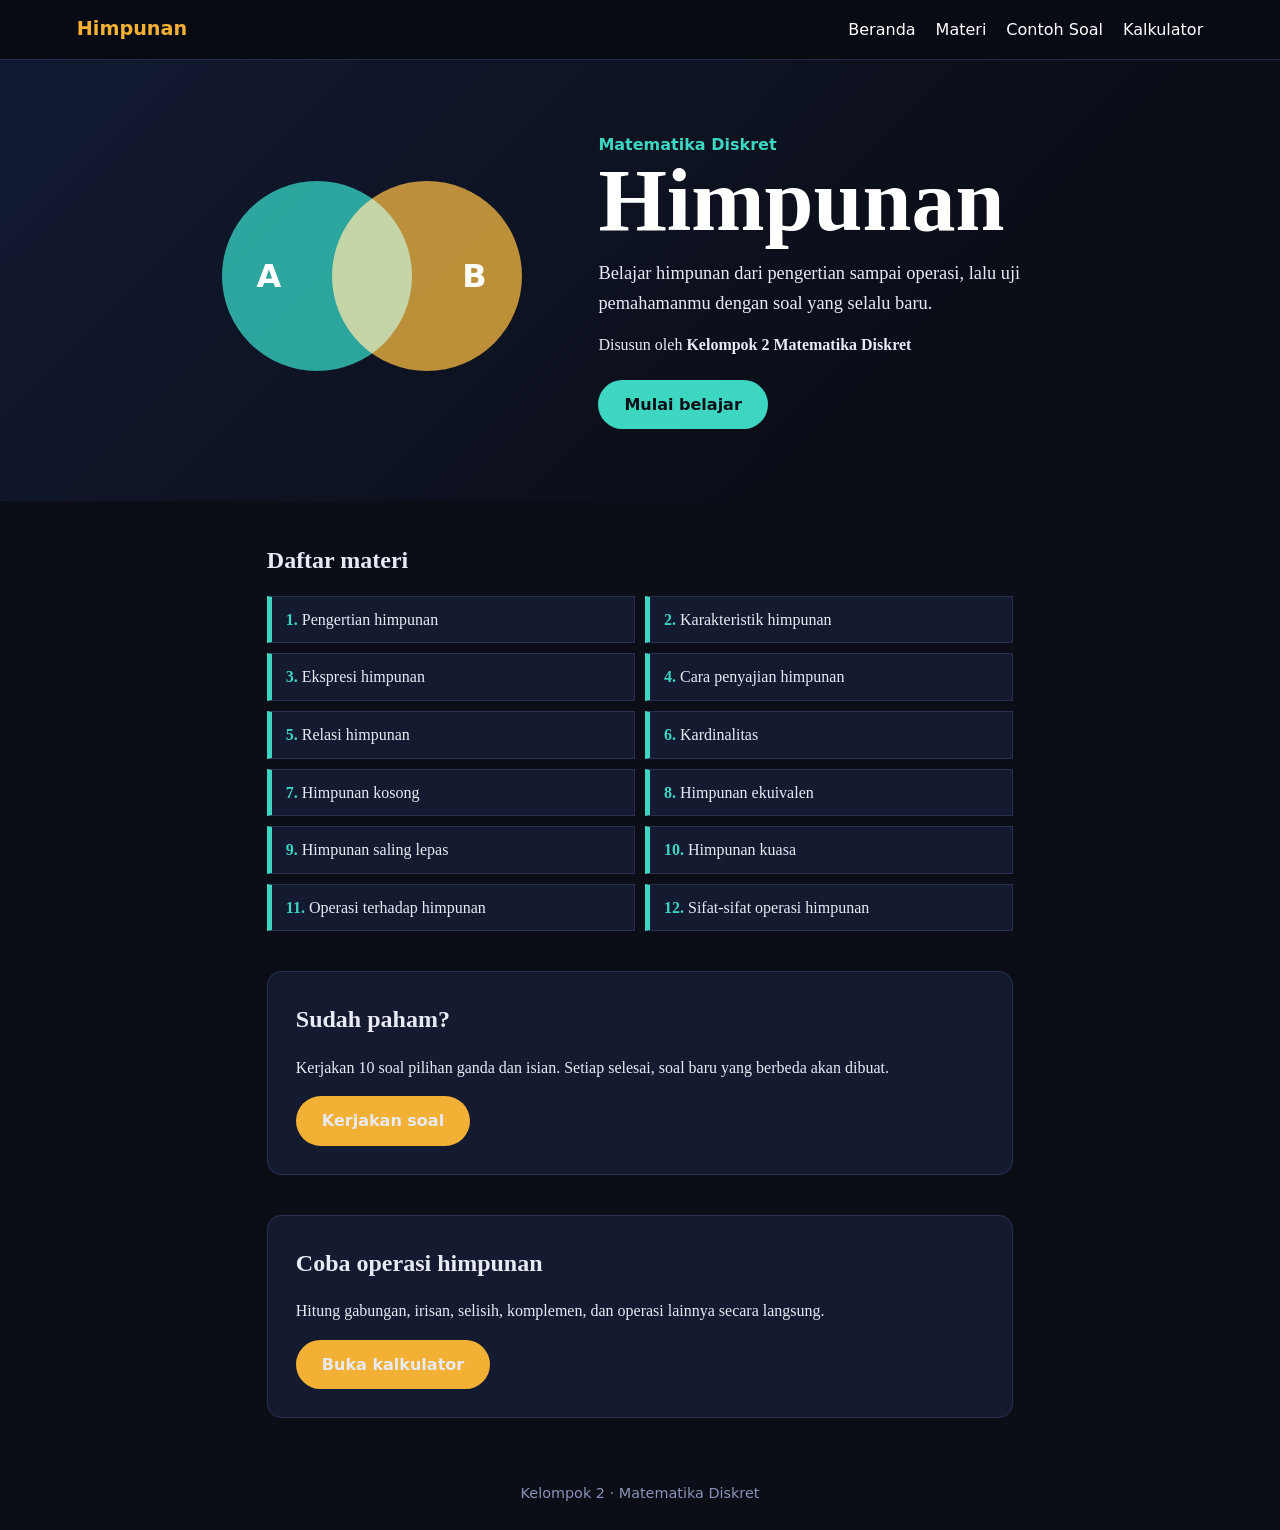
<file: index.html>
<!DOCTYPE html>
<html lang="id"><head><meta charset="UTF-8"><meta name="viewport" content="width=device-width,initial-scale=1">
<title>Himpunan | Kelompok 2 Matematika Diskret</title>
<link rel="stylesheet" href="style.css"></head><body>
<nav class="nav"><a class="brand" href="index.html">Himpunan</a><div><a href="index.html">Beranda</a><a href="materi.html">Materi</a><a href="soal.html">Contoh Soal</a><a href="kalkulator.html">Kalkulator</a></div></nav>
<header class="hero">
  <div class="venn" aria-hidden="true"><span class="c a">A</span><span class="c b">B</span></div>
  <div class="hero-text">
    <p class="tag">Matematika Diskret</p>
    <h1>Himpunan</h1>
    <p class="lead">Belajar himpunan dari pengertian sampai operasi, lalu uji pemahamanmu dengan soal yang selalu baru.</p>
    <p class="by">Disusun oleh <strong>Kelompok 2 Matematika Diskret</strong></p>
    <a class="btn" href="materi.html">Mulai belajar</a>
  </div>
</header>
<main class="wrap">
  <h2>Daftar materi</h2>
  <ol class="toc" id="toc"></ol>
  <section class="cta"><h2>Sudah paham?</h2><p>Kerjakan 10 soal pilihan ganda dan isian. Setiap selesai, soal baru yang berbeda akan dibuat.</p><a class="btn alt" href="soal.html">Kerjakan soal</a></section>
  <section class="cta"><h2>Coba operasi himpunan</h2><p>Hitung gabungan, irisan, selisih, komplemen, dan operasi lainnya secara langsung.</p><a class="btn alt" href="kalkulator.html">Buka kalkulator</a></section>
</main>
<footer>Kelompok 2 &middot; Matematika Diskret</footer>
<script src="index.js"></script></body></html>
</file>
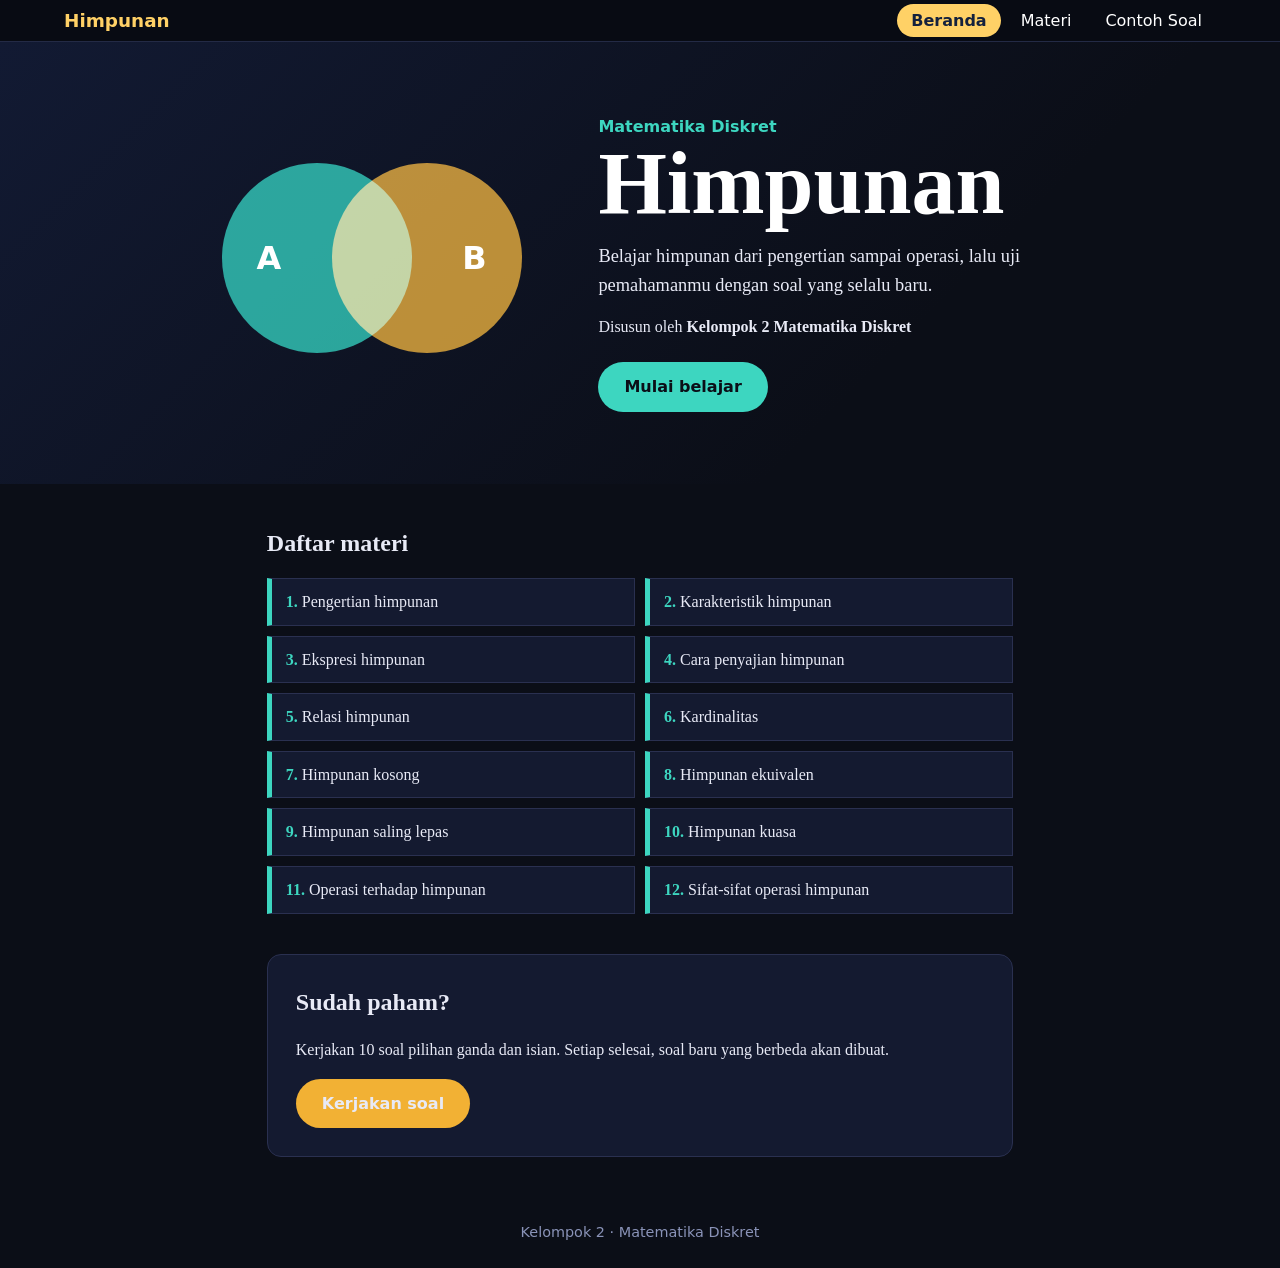
<file: himpunan.html>
<!DOCTYPE html>
<html lang="id"><head><meta charset="UTF-8"><meta name="viewport" content="width=device-width,initial-scale=1,viewport-fit=cover">
<title>Himpunan | Kelompok 2 Matematika Diskret</title><style> html{scroll-behavior:smooth}*{box-sizing:border-box}body{margin:0;background:#fff}
.top{position:sticky;top:0;z-index:20;display:flex;justify-content:space-between;align-items:center;flex-wrap:wrap;gap:8px;padding:10px 5vw;padding-top:calc(10px + env(safe-area-inset-top,0px));background:#14213d;font-family:system-ui,sans-serif}
.top b{color:#ffd166;font-size:1.15rem}.top a{color:#fff;text-decoration:none;margin-left:6px;padding:7px 14px;border-radius:20px}
.top a.on{background:#ffd166;color:#14213d;font-weight:700}.view{display:none;min-height:100vh}.view.show{display:block}
#v-beranda{--ink:#10304a;--teal:#0a7a6f;--sun:#f2b134;--paper:#f6fbf9;--line:#cfe3dd}#v-beranda *{box-sizing:border-box;margin:0}#v-beranda{font-family:Georgia,"Times New Roman",serif;background:var(--paper);color:var(--ink);line-height:1.6}#v-beranda .nav{display:flex;justify-content:space-between;align-items:center;padding:14px 6vw;background:var(--ink);flex-wrap:wrap;gap:8px}#v-beranda .nav a{color:#fff;text-decoration:none;margin-left:20px;font-family:system-ui,sans-serif}#v-beranda .nav .brand{font-weight:700;font-size:1.2rem;margin:0;color:var(--sun)}#v-beranda .nav a:hover{text-decoration:underline}#v-beranda .hero{display:flex;align-items:center;justify-content:center;gap:6vw;padding:8vh 6vw;flex-wrap:wrap;background:linear-gradient(135deg,#e3f4ef,#fff)}#v-beranda .venn{position:relative;width:300px;height:200px}#v-beranda .c{position:absolute;top:0;width:190px;height:190px;border-radius:50%;display:flex;align-items:center;font:700 2rem system-ui;color:var(--ink);mix-blend-mode:multiply}#v-beranda .a{left:0;background:#7fd3c4;padding-left:35px}#v-beranda .b{right:0;background:#f7d27a;justify-content:flex-end;padding-right:35px}#v-beranda .hero-text{max-width:460px}#v-beranda .tag{font-family:system-ui;color:var(--teal);font-weight:600}#v-beranda h1{font-size:clamp(3rem,9vw,5.5rem);line-height:1}#v-beranda .lead{margin:14px 0;font-size:1.15rem}#v-beranda .by{margin-bottom:22px}#v-beranda .btn{display:inline-block;background:var(--teal);color:#fff;padding:12px 26px;border-radius:30px;text-decoration:none;font-family:system-ui;font-weight:600}#v-beranda .btn:hover{background:var(--ink)}#v-beranda .btn.alt{background:var(--sun);color:var(--ink)}#v-beranda .wrap{max-width:900px;margin:auto;padding:40px 6vw}#v-beranda h2{margin-bottom:16px}#v-beranda .toc{display:grid;grid-template-columns:repeat(auto-fit,minmax(250px,1fr));gap:10px;padding-left:0;list-style:none;counter-reset:n}#v-beranda .toc li{counter-increment:n;background:#fff;border:1px solid var(--line);border-left:5px solid var(--teal);padding:10px 14px}#v-beranda .toc li::before{content:counter(n)". ";font-weight:700;color:var(--teal)}#v-beranda .toc a{color:var(--ink);text-decoration:none}#v-beranda .toc a:hover{text-decoration:underline}#v-beranda .cta{margin-top:40px;background:var(--ink);color:#fff;padding:28px;border-radius:14px}#v-beranda .cta p{margin-bottom:16px}#v-beranda footer{text-align:center;padding:24px;font-family:system-ui;font-size:.9rem;color:#567}@media(prefers-reduced-motion:no-preference){#v-beranda .hero-text{animation:in .8s both}@keyframes in{from{opacity:0;transform:translateY(14px)}}}#v-materi{--bg:#fffaf0;--ink:#2b2118;--rust:#a8431f;--card:#fff;--line:#e6d9c3}#v-materi *{box-sizing:border-box;margin:0}#v-materi{scroll-behavior:smooth}#v-materi{font-family:Georgia,serif;background:var(--bg);color:var(--ink);line-height:1.75}#v-materi .nav{display:flex;justify-content:space-between;align-items:center;padding:12px 5vw;background:var(--ink);flex-wrap:wrap;gap:8px;position:sticky;top:0;z-index:5}#v-materi .nav a{color:#fff;text-decoration:none;margin-left:18px;font-family:system-ui,sans-serif}#v-materi .nav .brand{margin:0;font-weight:700;color:#f0c987}#v-materi .layout{display:grid;grid-template-columns:250px 1fr;max-width:1150px;margin:auto}#v-materi .side{position:sticky;top:52px;align-self:start;height:calc(100vh - 52px);overflow:auto;padding:24px 16px;border-right:1px solid var(--line);font-family:system-ui,sans-serif}#v-materi .side h3{margin-bottom:10px}#v-materi .side ul{list-style:none;padding:0}#v-materi .side a{display:block;padding:6px 10px;color:var(--ink);text-decoration:none;border-left:3px solid transparent;font-size:.92rem}#v-materi .side a.on{border-color:var(--rust);color:var(--rust);font-weight:700;background:#fbeee4}#v-materi .doc{padding:30px 5vw 60px;max-width:780px}#v-materi h1{font-size:2.4rem;margin-bottom:10px}#v-materi section{padding:26px 0;border-bottom:1px solid var(--line);scroll-margin-top:60px}#v-materi h2{color:var(--rust);margin-bottom:10px}#v-materi h3{margin:16px 0 4px}#v-materi p{margin-bottom:10px}#v-materi ul{padding-left:22px;margin-bottom:10px}#v-materi .ex{background:var(--card);border-left:4px solid #e0a15b;padding:8px 14px;border-radius:0 8px 8px 0}#v-materi .f{font-family:"Cambria Math",Georgia,serif;font-size:1.1rem;background:#2b2118;color:#fff3dc;padding:8px 14px;border-radius:8px}#v-materi table{border-collapse:collapse;width:100%;margin:8px 0 14px;background:var(--card)}#v-materi td,#v-materi th{border:1px solid var(--line);padding:7px 12px;text-align:left}#v-materi td:first-child{font-weight:700;width:110px}#v-materi th{background:#f4e6cf}#v-materi .op{background:var(--card);border:1px solid var(--line);border-radius:10px;padding:6px 18px 14px;margin-bottom:14px}#v-materi .figs svg{max-width:100%;height:auto;border:1px solid var(--line);background:#fff;margin:6px 8px 0 0}#v-materi .next{display:inline-block;margin-top:24px;background:var(--rust);color:#fff;padding:12px 22px;border-radius:8px;text-decoration:none;font-family:system-ui}@media(max-width:800px){#v-materi .layout{grid-template-columns:1fr}#v-materi .side{display:none}}#v-soal{--bg:#1c1b3a;--card:#fff;--ink:#1c1b3a;--pink:#ff5d8f;--mint:#2ec4a0;--red:#e5484d;--yel:#ffd166}#v-soal *{box-sizing:border-box;margin:0}#v-soal{font-family:system-ui,sans-serif;background:var(--bg);color:#fff;min-height:100vh}#v-soal .nav{display:flex;justify-content:space-between;padding:14px 5vw;flex-wrap:wrap;gap:8px;border-bottom:1px solid #ffffff22}#v-soal .nav a{color:#fff;text-decoration:none;margin-left:18px}#v-soal .nav .brand{margin:0;font-weight:800;color:var(--yel)}#v-soal .stage{max-width:760px;margin:auto;padding:30px 5vw 60px}#v-soal .head{text-align:center;margin-bottom:22px}#v-soal .head h1{font-size:2rem;margin-bottom:8px}#v-soal .head p{opacity:.85;font-size:.95rem}#v-soal code{background:#ffffff22;padding:1px 6px;border-radius:4px}#v-soal .bar{height:8px;background:#ffffff22;border-radius:8px;margin:14px 0 4px;overflow:hidden}#v-soal #fill{height:100%;width:0;background:var(--mint);transition:width .3s}#v-soal .q{background:var(--card);color:var(--ink);border-radius:16px;padding:18px 20px;margin-bottom:16px;border:3px solid transparent}#v-soal .q .tipe{display:inline-block;font-size:.78rem;background:var(--ink);color:#fff;padding:2px 10px;border-radius:20px;margin-bottom:8px}#v-soal .q p{font-size:1.05rem;margin-bottom:10px;font-weight:600}#v-soal .opt{display:block;padding:9px 12px;border:2px solid #d9d9ee;border-radius:10px;margin-bottom:7px;cursor:pointer}#v-soal .opt:hover{border-color:var(--pink)}#v-soal .opt input{margin-right:8px}#v-soal .q input[type=text]{width:100%;padding:10px;font-size:1rem;border:2px solid #d9d9ee;border-radius:10px}#v-soal .q.benar{border-color:var(--mint)}#v-soal .q.salah{border-color:var(--red)}#v-soal .fb{margin-top:8px;font-size:.92rem}#v-soal .benar .fb{color:#0b7a5f}#v-soal .salah .fb{color:var(--red)}#v-soal .actions{display:flex;gap:12px;justify-content:center;flex-wrap:wrap}#v-soal .btn{border:0;background:var(--pink);color:#fff;padding:12px 26px;border-radius:30px;font-size:1rem;font-weight:700;cursor:pointer}#v-soal .btn.alt{background:var(--mint)}#v-soal .btn:hover{filter:brightness(1.1)}#v-soal .hasil{margin-top:20px;text-align:center;background:#ffffff14;border-radius:14px;padding:18px;font-size:1.2rem}#v-soal .hasil b{font-size:2.2rem;color:var(--yel)}#v-soal button:focus-visible,#v-soal input:focus-visible{outline:3px solid var(--yel)}body{background:#0b0e17}.top{background:#080b13;border-bottom:1px solid #232a45}.top a:hover{background:#ffffff18}.top a.on:hover{background:#ffd166}
#v-beranda{--ink:#e8eaf6;--paper:#0b0e17;--line:#2a3050;--teal:#3dd6c0;background:#0b0e17;color:#e8eaf6}
#v-beranda .hero{background:linear-gradient(135deg,#121a33,#0b0e17 70%)}
#v-beranda .c{mix-blend-mode:screen;color:#fff}#v-beranda .a{background:#1f9e8c}#v-beranda .b{background:#b8861a}
#v-beranda h1{color:#fff}#v-beranda .tag{color:#3dd6c0}
#v-beranda .btn{color:#0b0e17}#v-beranda .btn:hover{background:#7cebdc}
#v-beranda .toc li{background:#141a30;border-color:#2a3050;border-left-color:#3dd6c0}
#v-beranda .toc a{color:#e8eaf6}#v-beranda .toc li::before{color:#3dd6c0}
#v-beranda .cta{background:#141a30;border:1px solid #2a3050;color:#e8eaf6}
#v-beranda footer{color:#8a93b8}
#v-materi{--bg:#0e1018;--ink:#e6e2d9;--rust:#ff9f6b;--card:#171a26;--line:#2b2f43;background:#0e1018;color:#e6e2d9}
#v-materi .side a.on{background:#2a1f1a}#v-materi .side a{color:#c9c5bb}
#v-materi .ex{background:#171a26;border-left-color:#ff9f6b}
#v-materi .f{background:#07080d;color:#ffd9b8;border:1px solid #2b2f43}
#v-materi th{background:#222638}#v-materi .next{color:#0e1018;background:#ff9f6b}
#v-materi .figs svg{border-color:#2b2f43}
#v-soal{background:#0a0b17;--ink:#e8eaf6}
#v-soal .q{background:#151933;color:#e8eaf6}#v-soal .q .tipe{background:#ffd166;color:#0a0b17}
#v-soal .opt{border-color:#343a63}#v-soal .opt:hover{border-color:#ff5d8f}
#v-soal .q input[type=text]{background:#0d1022;color:#fff;border-color:#343a63}
#v-soal .q.benar{border-color:#2ec4a0}#v-soal .q.salah{border-color:#e5484d}
#v-soal .benar .fb{color:#4ee0b5}#v-soal .salah .fb{color:#ff7b80}
#v-soal .hasil{background:#151933}
</style></head><body>
<nav class="top"><b>Himpunan</b><div><a href="#beranda">Beranda</a><a href="#materi">Materi</a><a href="#soal">Contoh Soal</a></div></nav>
<div class="view" id="v-beranda">

<header class="hero">
  <div class="venn" aria-hidden="true"><span class="c a">A</span><span class="c b">B</span></div>
  <div class="hero-text">
    <p class="tag">Matematika Diskret</p>
    <h1>Himpunan</h1>
    <p class="lead">Belajar himpunan dari pengertian sampai operasi, lalu uji pemahamanmu dengan soal yang selalu baru.</p>
    <p class="by">Disusun oleh <strong>Kelompok 2 Matematika Diskret</strong></p>
    <a class="btn" href="#materi">Mulai belajar</a>
  </div>
</header>
<main class="wrap">
  <h2>Daftar materi</h2>
  <ol class="toc" id="toc"></ol>
  <section class="cta"><h2>Sudah paham?</h2><p>Kerjakan 10 soal pilihan ganda dan isian. Setiap selesai, soal baru yang berbeda akan dibuat.</p><a class="btn alt" href="#soal">Kerjakan soal</a></section>
</main>
<footer>Kelompok 2 &middot; Matematika Diskret</footer>
</div>
<div class="view" id="v-materi">

<div class="layout">
<aside class="side"><h3>Daftar isi</h3><ul id="menu"></ul></aside>
<article class="doc">
<h1>Materi Himpunan</h1>

<section id="pengertian"><h2>Pengertian</h2>
<p>Himpunan adalah kumpulan objek-objek yang berbeda, digunakan untuk mengelompokkan sejumlah objek. Objek dalam himpunan disebut <b>elemen</b>, <b>unsur</b>, atau <b>anggota</b>.</p>
<p class="ex">Contoh: A = {1,2,3,4} menggambarkan himpunan A dengan 4 anggota, yaitu 1, 2, 3, dan 4.</p>
<p>Jika himpunan berukuran besar atau tak terbatas, himpunan dapat digambarkan dengan mendaftar sifat yang diperlukan untuk menjadi anggota.</p>
<p class="ex">Contoh: B = { x | x bilangan bulat genap positif }</p></section>

<section id="karakteristik"><h2>Karakteristik Himpunan</h2>
<p>Himpunan harus <b>well-defined</b>: secara definitif dapat dinyatakan apakah suatu objek merupakan elemen atau bukan elemen himpunan tersebut.</p>
<p class="ex">S = {beberapa bilangan asli} bukan himpunan well-defined, sebab tidak dapat dinyatakan apakah 5 ∈ S atau 5 ∉ S.<br>S = {empat bilangan asli pertama} well-defined, sebab elemennya dapat disebutkan secara definitif, yaitu 1, 2, 3, dan 4.</p></section>

<section id="ekspresi"><h2>Ekspresi Himpunan</h2>
<p>Himpunan dapat dinyatakan dengan menyebutkan sifat-sifatnya atau mendaftar elemen-elemennya. Misalnya himpunan bilangan prima yang kurang dari atau sama dengan 5 dapat ditulis {2,3,5} atau {x | x bilangan prima ≤ 5}.</p>
<p>Jika a adalah salah satu elemen himpunan S, dinotasikan <b>a ∈ S</b>. Ada tepat satu himpunan yang tidak memiliki elemen, yaitu <b>himpunan kosong</b>, dinotasikan Ø.</p></section>

<section id="penyajian"><h2>Cara Penyajian Himpunan</h2>
<h3>1. Enumerasi elemen</h3>
<p>Menuliskan semua elemen himpunan di antara dua tanda kurung kurawal. Himpunan biasanya diberi nama dengan huruf kapital atau simbol lain.</p>
<p class="ex">A = {1,2,3,4} adalah himpunan 4 bilangan asli pertama.</p>
<h3>2. Simbol-simbol baku</h3>
<table><tr><td>P</td><td>Himpunan bilangan bulat positif = {1, 2, 3, ...}</td></tr>
<tr><td>N</td><td>Himpunan bilangan alami (natural) = {1, 2, ...}</td></tr>
<tr><td>Z</td><td>Himpunan bilangan bulat = {..., -2, -1, 0, 1, 2, ...}</td></tr>
<tr><td>Q</td><td>Himpunan bilangan rasional</td></tr>
<tr><td>R</td><td>Himpunan bilangan riil</td></tr>
<tr><td>C</td><td>Himpunan bilangan kompleks</td></tr>
<tr><td>U</td><td>Himpunan semesta (universal)</td></tr></table>
<p class="ex">Misalkan U = {1,2,3,4,5} dan A himpunan bagian dari U dengan A = {1,3,5}.</p>
<h3>3. Notasi pembentuk himpunan</h3>
<p>Notasi: <b>{ x | syarat yang harus dipenuhi x }</b></p>
<ul><li>Bagian kiri tanda "|" melambangkan elemen himpunan.</li><li>Tanda "|" dibaca "di mana" atau "sedemikian sehingga".</li><li>Bagian kanan tanda "|" menunjukkan syarat keanggotaan.</li><li>Setiap tanda "," di dalam syarat keanggotaan dibaca "dan".</li></ul>
<p class="ex">A = himpunan bilangan bulat positif yang lebih kecil dari 5:<br>A = {x | x bilangan bulat positif kurang dari 5} = {x | x ∈ P, x &lt; 5} = {1,2,3,4}</p>
<p class="ex">B = himpunan bilangan genap positif yang kurang dari atau sama dengan 8:<br>B = {x | x/2 ∈ P, 2 ≤ x ≤ 8} = {2,4,6,8}</p>
<h3>4. Diagram Venn</h3>
<p>Menyajikan himpunan secara grafis. Himpunan semesta (U) digambarkan sebagai persegi panjang, sedangkan himpunan lainnya sebagai lingkaran di dalamnya.</p>
<p class="ex">Misal U = {1,2,...,7,8}, A = {1,2,3,5}, B = {2,5,6,8}.</p>
<div class="figs" data-v="contoh"></div></section>

<section id="relasi"><h2>Relasi Himpunan</h2>
<h3>Himpunan bagian</h3>
<p>Himpunan B adalah himpunan bagian (subset) dari A, dinotasikan B ⊆ A atau A ⊇ B, jika setiap elemen B merupakan elemen A.</p>
<h3>Sejati dan tak sejati</h3>
<p>Untuk setiap himpunan A, himpunan A dan Ø keduanya merupakan himpunan bagian dari A. A disebut himpunan bagian tak sejati (improper subset), sedangkan himpunan bagian lainnya disebut himpunan bagian sejati (proper subset).</p>
<p class="ex">S = {a,b,c} memiliki 8 himpunan bagian: Ø, {a}, {b}, {c}, {a,b}, {a,c}, {b,c}, {a,b,c}.</p>
<h3>Himpunan sama</h3>
<p>A dan B sama (A = B) jika dan hanya jika A ⊆ B dan B ⊆ A.</p>
<p class="ex">A = {1,2,3,4} dan B = {3,2,4,1} adalah himpunan yang sama.</p></section>

<section id="kardinalitas"><h2>Kardinalitas</h2>
<p>Jika A memiliki elemen yang berhingga banyaknya, jumlah elemen A disebut kardinal himpunan A. Notasi: n(A) atau |A|.</p>
<p class="ex">B = {x | x bilangan prima kurang dari 20} = {2,3,5,7,11,13,17,19}, maka n(B) = 8.</p></section>

<section id="kosong"><h2>Himpunan Kosong</h2>
<p>Himpunan yang tidak memiliki satu pun elemen, atau kardinalnya 0. Notasi: Ø atau { }.</p>
<p class="ex">E = {x | x &lt; x}, maka n(E) = 0.<br>P = {orang Indonesia yang pernah ke bulan}, maka n(P) = 0.</p></section>

<section id="ekuivalen"><h2>Himpunan yang Ekuivalen</h2>
<p>Himpunan A ekuivalen dengan himpunan B jika dan hanya jika kardinal kedua himpunan sama. Notasi: A ~ B ↔ |A| = |B|.</p>
<p class="ex">A = {1,3,5,7} dan B = {a,b,c,d}, maka A ~ B.</p></section>

<section id="lepas"><h2>Himpunan Saling Lepas</h2>
<p>Dua himpunan A dan B saling lepas (disjoint) jika keduanya tidak memiliki elemen yang sama. Notasi: A // B.</p>
<p class="ex">A = {x | x ∈ P, x &lt; 8} dan B = {20,30,...}, maka A // B.</p></section>

<section id="kuasa"><h2>Himpunan Kuasa</h2>
<p>Himpunan kuasa (powerset) dari A adalah himpunan yang elemennya semua himpunan bagian dari A, termasuk himpunan kosong dan A sendiri. Notasi: P(A) atau 2<sup>A</sup>.</p>
<p class="ex">A = {1,2}, maka P(A) = { { }, {1}, {2}, {1,2} } dan n(P(A)) = 4.</p></section>

<section id="operasi"><h2>Operasi terhadap Himpunan</h2>
<div class="op"><h3>Irisan (intersection)</h3><p>Himpunan yang setiap elemennya merupakan elemen A dan elemen B.</p><p class="f">A ∩ B = { x | x ∈ A dan x ∈ B }</p><div class="figs" data-v="inter"></div></div>
<div class="op"><h3>Gabungan (union)</h3><p>Himpunan yang setiap anggotanya merupakan anggota A atau B.</p><p class="f">A ∪ B = { x | x ∈ A atau x ∈ B }</p><div class="figs" data-v="union"></div></div>
<div class="op"><h3>Komplemen</h3><p>Himpunan yang elemennya merupakan elemen U yang bukan elemen A dan bukan elemen B.</p><p class="f">Ā = { x | x ∈ U dan x ∉ A }</p><div class="figs" data-v="komp"></div></div>
<div class="op"><h3>Selisih (A − C)</h3><p>Himpunan yang elemennya merupakan elemen A dan bukan elemen C.</p><p class="f">A − C = { x | x ∈ A dan x ∉ C } = A ∩ C̄</p><div class="figs" data-v="diff"></div></div>
<div class="op"><h3>Beda setangkup (symmetric difference)</h3><p>Himpunan yang elemennya ada pada A atau B tetapi tidak pada keduanya.</p><p class="f">A ⊕ B = (A ∪ B) − (A ∩ B) = (A − B) ∪ (B − A)</p><div class="figs" data-v="sym"></div></div>
<div class="op"><h3>Perkalian kartesian</h3><p>Himpunan yang elemennya semua pasangan berurutan (ordered pairs) dengan komponen pertama dari A dan komponen kedua dari B.</p><p class="f">A × B = { (a, b) | a ∈ A dan b ∈ B }</p><p class="ex">C = {1,2,3} dan D = {a,b}, maka C × D = {(1,a),(1,b),(2,a),(2,b),(3,a),(3,b)}</p></div></section>

<section id="sifat"><h2>Sifat-sifat Operasi Himpunan</h2>
<table class="law"><tr><th>Hukum</th><th>Rumus</th></tr>
<tr><td>Identitas</td><td>A ∪ Ø = A; &nbsp; A ∩ U = A</td></tr>
<tr><td>Komplemen</td><td>A ∪ Ā = U; &nbsp; A ∩ Ā = Ø</td></tr>
<tr><td>Involusi</td><td>(Ā)‾ = A</td></tr>
<tr><td>Null</td><td>A ∩ Ø = Ø; &nbsp; A ∪ U = U</td></tr>
<tr><td>Idempoten</td><td>A ∪ A = A; &nbsp; A ∩ A = A</td></tr>
<tr><td>Penyerapan</td><td>A ∪ (A ∩ B) = A; &nbsp; A ∩ (A ∪ B) = A</td></tr>
<tr><td>De Morgan</td><td>(A ∪ C)‾ = Ā ∩ C̄</td></tr></table></section>

<a class="next" href="#soal">Lanjut ke contoh soal</a>
</article></div>
</div>
<div class="view" id="v-soal">

<main class="stage">
  <div class="head"><h1>Contoh Soal Himpunan</h1>
  <p>Set <b id="setNo">1</b> &middot; 5 pilihan ganda + 5 isian. Untuk isian, tulis himpunan seperti <code>{1,2,3}</code>, himpunan kosong seperti <code>{}</code>, atau angka untuk jumlah.</p>
  <div class="bar"><div id="fill"></div></div><small id="prog">Terjawab 0 dari 10</small></div>
  <form id="quiz"></form>
  <div class="actions"><button id="cek" class="btn">Periksa jawaban</button><button id="baru" class="btn alt" hidden>Buat 10 soal baru</button></div>
  <div id="hasil" class="hasil" hidden></div>
</main>
</div>
<script>(()=>{const topik = [
 ["Pengertian himpunan","pengertian"],["Karakteristik himpunan","karakteristik"],["Ekspresi himpunan","ekspresi"],
 ["Cara penyajian himpunan","penyajian"],["Relasi himpunan","relasi"],["Kardinalitas","kardinalitas"],
 ["Himpunan kosong","kosong"],["Himpunan ekuivalen","ekuivalen"],["Himpunan saling lepas","lepas"],
 ["Himpunan kuasa","kuasa"],["Operasi terhadap himpunan","operasi"],["Sifat-sifat operasi himpunan","sifat"]
];
document.getElementById("toc").innerHTML = topik.map(t => `<li><a href="#materi" data-sec="${t[1]}">${t[0]}</a></li>`).join("");
})();
(()=>{// Daftar isi samping + penanda bagian aktif
const secs = [...document.querySelectorAll("section")];
const menu = document.getElementById("menu");
menu.innerHTML = secs.map(s => `<li><a href="#${s.id}">${s.querySelector("h2").textContent}</a></li>`).join("");
const links = [...menu.querySelectorAll("a")];
secs.forEach(s => new IntersectionObserver(es => es.forEach(e => {
  if (e.isIntersecting) links.forEach(l => l.classList.toggle("on", l.hash === "#" + s.id));
}), {rootMargin: "-20% 0px -70% 0px"}).observe(s));

// Diagram Venn (SVG)
let k = 0;
function venn(type) {
  const id = "c" + k++, A = `<circle cx="95" cy="75" r="55"`, B = `<circle cx="165" cy="75" r="55"`, S = "#7fc8b8";
  let f = "";
  if (type === "union") f = `${A} fill="${S}"/>${B} fill="${S}"/>`;
  if (type === "inter") f = `<clipPath id="${id}">${A}/></clipPath>${B} fill="${S}" clip-path="url(#${id})"/>`;
  if (type === "diff") f = `${A} fill="${S}"/>${B} fill="#fff"/>`;
  if (type === "sym") f = `<clipPath id="${id}">${A}/></clipPath>${A} fill="${S}"/>${B} fill="${S}"/>${B} fill="#fff" clip-path="url(#${id})"/>`;
  if (type === "komp") f = `<rect width="260" height="150" fill="${S}"/>${A} fill="#fff"/>${B} fill="#fff"/>`;
  return `<svg viewBox="0 0 260 150" width="260">${f}${A} fill="none" stroke="#333"/>${B} fill="none" stroke="#333"/>
  <text x="60" y="45" font-size="14">A</text><text x="195" y="45" font-size="14">B</text><rect width="260" height="150" fill="none" stroke="#333"/></svg>`;
}
document.querySelectorAll(".figs").forEach(d => {
  if (d.dataset.v === "contoh") {
    d.innerHTML = `<svg viewBox="0 0 320 170" width="320"><rect x="2" y="2" width="316" height="166" fill="none" stroke="#333"/>
    <ellipse cx="105" cy="90" rx="70" ry="55" fill="none" stroke="#333"/><ellipse cx="190" cy="90" rx="70" ry="55" fill="none" stroke="#333"/>
    <text x="10" y="18" font-size="13">U</text><text x="85" y="55" font-size="13">A</text><text x="200" y="55" font-size="13">B</text>
    <text x="70" y="85" font-size="13">1</text><text x="70" y="115" font-size="13">3</text><text x="140" y="85" font-size="13">2</text><text x="140" y="115" font-size="13">5</text>
    <text x="205" y="85" font-size="13">6</text><text x="205" y="115" font-size="13">8</text><text x="285" y="60" font-size="13">7</text><text x="285" y="120" font-size="13">4</text></svg>`;
  } else d.innerHTML = venn(d.dataset.v);
});
})();
(()=>{// ===== Pembuat soal acak: setiap set berisi soal baru yang berbeda =====
const rnd = n => Math.floor(Math.random() * n);
const pick = (n, max = 9) => { const s = new Set(); while (s.size < n) s.add(1 + rnd(max)); return [...s].sort((a, b) => a - b); };
const fmt = a => "{" + a.join(",") + "}";
const U = [1,2,3,4,5,6,7,8,9];
const un = (a, b) => [...new Set([...a, ...b])].sort((x, y) => x - y);
const it = (a, b) => a.filter(x => b.includes(x));
const df = (a, b) => a.filter(x => !b.includes(x));
const sd = (a, b) => un(df(a, b), df(b, a));
const sz = () => 3 + rnd(3);

// tiap generator mengembalikan {q, ans} ; ans berupa array (himpunan) atau angka
const gens = [
  () => { const A = pick(sz()), B = pick(sz()); return {q: `Jika A = ${fmt(A)} dan B = ${fmt(B)}, tentukan A ∪ B`, ans: un(A, B)}; },
  () => { const A = pick(sz()), B = pick(sz()); return {q: `Jika A = ${fmt(A)} dan B = ${fmt(B)}, tentukan A ∩ B`, ans: it(A, B)}; },
  () => { const A = pick(sz()), B = pick(sz()); return {q: `Jika A = ${fmt(A)} dan B = ${fmt(B)}, tentukan A − B`, ans: df(A, B)}; },
  () => { const A = pick(sz()), B = pick(sz()); return {q: `Jika A = ${fmt(A)} dan B = ${fmt(B)}, tentukan B − A`, ans: df(B, A)}; },
  () => { const A = pick(sz()), B = pick(sz()); return {q: `Jika A = ${fmt(A)} dan B = ${fmt(B)}, tentukan A ⊕ B (beda setangkup)`, ans: sd(A, B)}; },
  () => { const A = pick(sz()); return {q: `Jika U = {1,2,3,4,5,6,7,8,9} dan A = ${fmt(A)}, tentukan komplemen A`, ans: df(U, A)}; },
  () => { const A = pick(sz()), B = pick(sz()), C = pick(sz()); return {q: `Jika A = ${fmt(A)}, B = ${fmt(B)}, C = ${fmt(C)}, tentukan A ∩ (B ∪ C)`, ans: it(A, un(B, C))}; },
  () => { const A = pick(sz()), B = pick(sz()), C = pick(sz()); return {q: `Jika A = ${fmt(A)}, B = ${fmt(B)}, C = ${fmt(C)}, tentukan (A ∪ B) − C`, ans: df(un(A, B), C)}; },
  () => { const n = 2 + rnd(5); return {q: `Jika himpunan A memiliki ${n} elemen, berapa banyak elemen himpunan kuasa P(A)?`, ans: 2 ** n}; },
  () => { const x = 2 + rnd(4), y = 2 + rnd(4); return {q: `Jika |X| = ${x} dan |Y| = ${y}, berapa |X × Y| (jumlah pasangan berurutan)?`, ans: x * y}; },
  () => { const A = pick(sz()), B = pick(sz()); return {q: `Jika A = ${fmt(A)} dan B = ${fmt(B)}, berapa n(A ∪ B)?`, ans: un(A, B).length}; },
  () => { const A = pick(sz()), B = pick(sz()); return {q: `Jika A = ${fmt(A)} dan B = ${fmt(B)}, berapa n(A ∩ B)?`, ans: it(A, B).length}; },
  () => { const n = 2 + rnd(4); return {q: `Berapa banyak himpunan bagian dari himpunan yang memiliki ${n} elemen?`, ans: 2 ** n}; }
];
const show = a => Array.isArray(a) ? fmt(a) : String(a);

function distractors(ans) {
  const out = new Set([show(ans)]); let t = 0;
  while (out.size < 4 && t++ < 200) {
    if (Array.isArray(ans)) {
      let d = [...ans];
      const r = rnd(3);
      if (r === 0 || !d.length) d = un(d, [1 + rnd(9)]);
      else if (r === 1) d.splice(rnd(d.length), 1);
      else { d.splice(rnd(d.length), 1); d = un(d, [1 + rnd(9)]); }
      out.add(fmt(d));
    } else out.add(String(Math.max(0, ans + [-2, -1, 1, 2, ans][rnd(5)] || ans + 3)));
  }
  return [...out].sort(() => Math.random() - .5);
}

const dipakai = new Set();   // riwayat soal agar tidak ada yang berulang
let setKe = 0, soal = [], sudahCek = false;

function buat() {
  setKe++; sudahCek = false; soal = [];
  const mk = tipe => {
    for (let t = 0; t < 500; t++) {
      const s = gens[rnd(gens.length)]();
      if (!dipakai.has(s.q)) { dipakai.add(s.q); s.tipe = tipe; if (tipe === "pg") s.opsi = distractors(s.ans); return s; }
    }
    const s = gens[rnd(gens.length)](); s.tipe = tipe; if (tipe === "pg") s.opsi = distractors(s.ans); return s;
  };
  for (let i = 0; i < 5; i++) soal.push(mk("pg"));
  for (let i = 0; i < 5; i++) soal.push(mk("isi"));
  render();
}

function render() {
  document.getElementById("setNo").textContent = setKe;
  document.getElementById("quiz").innerHTML = soal.map((s, i) => `
    <div class="q" id="q${i}"><span class="tipe">${s.tipe === "pg" ? "Pilihan ganda" : "Isian"}</span><p>${i + 1}. ${s.q}</p>
    ${s.tipe === "pg" ? s.opsi.map((o, j) => `<label class="opt"><input type="radio" name="n${i}" value="${o}">${"ABCD"[j]}. ${o}</label>`).join("")
    : `<input type="text" name="n${i}" placeholder="Tulis jawabanmu" autocomplete="off">`}
    <div class="fb"></div></div>`).join("");
  document.getElementById("cek").hidden = false;
  document.getElementById("baru").hidden = true;
  document.getElementById("hasil").hidden = true;
  progres();
}

const ambil = i => {
  const e = document.querySelector(`[name=n${i}]:checked`) || document.querySelector(`input[type=text][name=n${i}]`);
  return e ? e.value.trim() : "";
};
function progres() {
  const n = soal.filter((_, i) => ambil(i) !== "").length;
  document.getElementById("fill").style.width = n * 10 + "%";
  document.getElementById("prog").textContent = `Terjawab ${n} dari 10`;
}
document.getElementById("quiz").addEventListener("input", progres);

// normalisasi jawaban isian: ambil angka-angka, urutkan
function norm(str, ans) {
  const s = str.toLowerCase().replace(/\s/g, "");
  if (!Array.isArray(ans)) return s.replace(/[^0-9]/g, "");
  if (s === "" ) return null;
  if (/^(\{\}|ø|∅|kosong|himpunankosong)$/.test(s)) return "";
  const m = s.match(/\d+/g);
  return m ? [...new Set(m.map(Number))].sort((a, b) => a - b).join(",") : null;
}

document.getElementById("cek").onclick = () => {
  if (sudahCek) return;
  sudahCek = true; let skor = 0;
  soal.forEach((s, i) => {
    const box = document.getElementById("q" + i), j = ambil(i);
    const bener = s.tipe === "pg" ? j === show(s.ans) : norm(j, s.ans) === (Array.isArray(s.ans) ? s.ans.join(",") : String(s.ans));
    if (bener) skor++;
    box.classList.add(bener ? "benar" : "salah");
    box.querySelector(".fb").textContent = bener ? "Benar!" : `Belum tepat. Jawaban yang benar: ${show(s.ans)}`;
    box.querySelectorAll("input").forEach(x => x.disabled = true);
  });
  const h = document.getElementById("hasil");
  h.hidden = false;
  h.innerHTML = `Skor kamu <b>${skor * 10}</b> / 100 (${skor} dari 10 benar)`;
  document.getElementById("cek").hidden = true;
  document.getElementById("baru").hidden = false;
  h.scrollIntoView({behavior: "smooth"});
};
document.getElementById("baru").onclick = () => { buat(); scrollTo({top: 0, behavior: "smooth"}); };
buat();
})();

const names=["beranda","materi","soal"];
function go(){let h=location.hash.slice(1);
 if(!names.includes(h)){const el=h&&document.getElementById(h);if(el&&el.closest("#v-materi"))h="materi";else if(!h)h="beranda";else return;}
 names.forEach(n=>{document.getElementById("v-"+n).classList.toggle("show",n===h);document.querySelector('.top [href="#'+n+'"]').classList.toggle("on",n===h)});}
addEventListener("hashchange",go);go();
document.addEventListener("click",e=>{const a=e.target.closest("a[data-sec]");if(!a)return;e.preventDefault();
 location.hash="materi";go();setTimeout(()=>document.getElementById(a.dataset.sec).scrollIntoView(),50);});
</script></body></html>
</file>
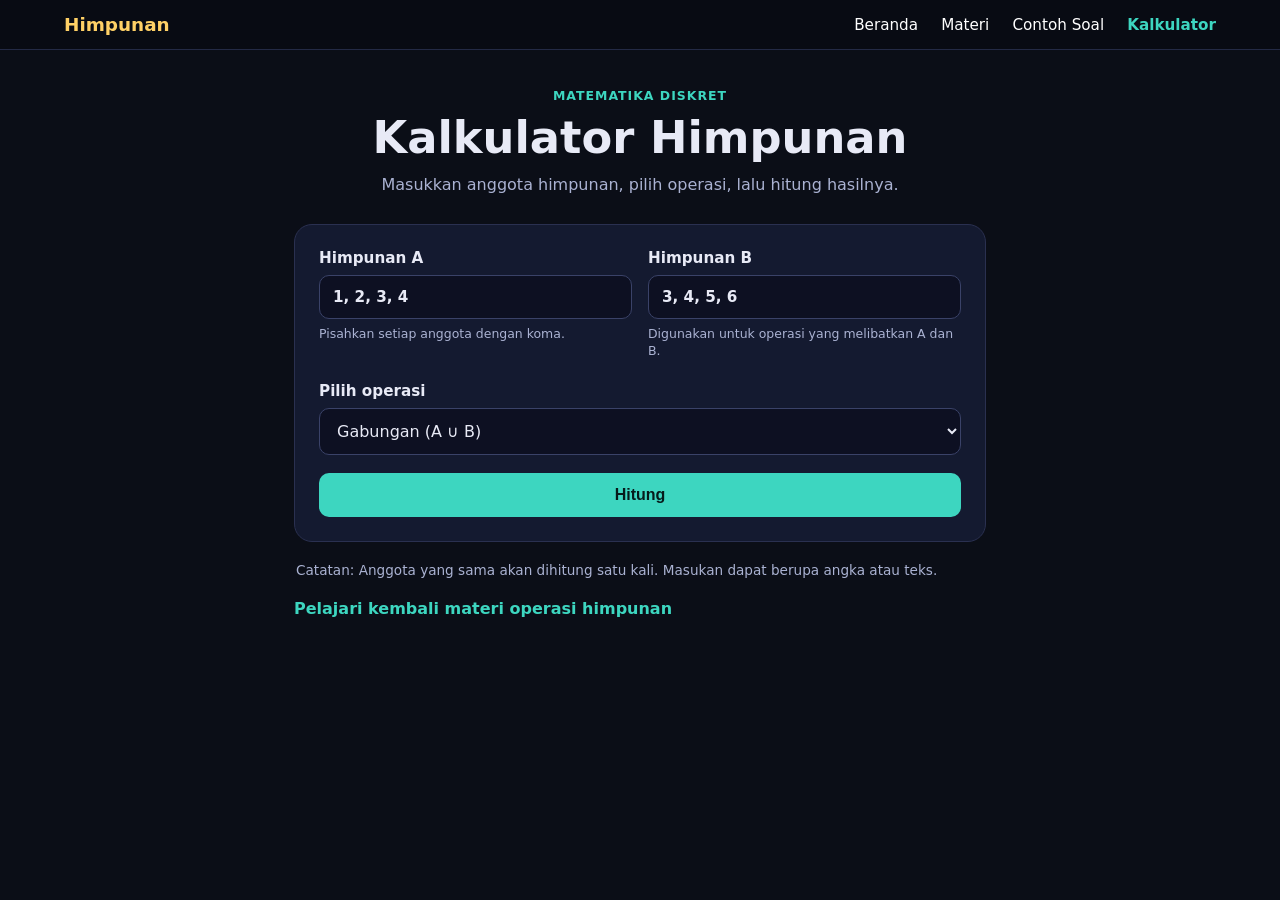
<file: kalkulator.html>
<!DOCTYPE html>
<html lang="id">
<head>
  <meta charset="UTF-8">
  <meta name="viewport" content="width=device-width, initial-scale=1">
  <title>Kalkulator Himpunan | Kelompok 2 Matematika Diskret</title>
  <link rel="stylesheet" href="kalkulator.css">
</head>
<body>
  <nav class="nav">
    <a class="brand" href="index.html">Himpunan</a>
    <div>
      <a href="index.html">Beranda</a>
      <a href="materi.html">Materi</a>
      <a href="soal.html">Contoh Soal</a>
      <a href="kalkulator.html" aria-current="page">Kalkulator</a>
    </div>
  </nav>

  <main class="stage">
    <header class="head">
      <p class="tag">Matematika Diskret</p>
      <h1>Kalkulator Himpunan</h1>
      <p>Masukkan anggota himpunan, pilih operasi, lalu hitung hasilnya.</p>
    </header>

    <section class="panel">
      <div class="fields">
        <label>Himpunan A
          <input id="setA" type="text" value="1, 2, 3, 4" placeholder="Contoh: 1, 2, 3">
          <small>Pisahkan setiap anggota dengan koma.</small>
        </label>
        <label>Himpunan B
          <input id="setB" type="text" value="3, 4, 5, 6" placeholder="Contoh: 3, 4, 5">
          <small>Digunakan untuk operasi yang melibatkan A dan B.</small>
        </label>
      </div>

      <label class="operation-label" for="operation">Pilih operasi</label>
      <select id="operation">
        <option value="union">Gabungan (A ∪ B)</option>
        <option value="intersection">Irisan (A ∩ B)</option>
        <option value="differenceAB">Selisih (A − B)</option>
        <option value="differenceBA">Selisih (B − A)</option>
        <option value="symmetric">Beda setangkup (A ⊕ B)</option>
        <option value="cartesian">Perkalian kartesian (A × B)</option>
        <option value="cardinalityA">Kardinalitas A (n(A))</option>
        <option value="cardinalityB">Kardinalitas B (n(B))</option>
      </select>

      <button id="calculate" class="btn" type="button">Hitung</button>
      <p id="error" class="error" role="alert" hidden></p>

      <div id="result" class="result" aria-live="polite" hidden>
        <p class="result-title">Hasil perhitungan</p>
        <h2 id="resultName"></h2>
        <div id="resultValue" class="result-value"></div>
        <p id="resultInfo" class="result-info"></p>
      </div>
    </section>

    <p class="note">Catatan: Anggota yang sama akan dihitung satu kali. Masukan dapat berupa angka atau teks.</p>
    <a class="back" href="materi.html#operasi">Pelajari kembali materi operasi himpunan</a>
  </main>
  <script src="kalkulator.js"></script>
</body>
</html>
</file>
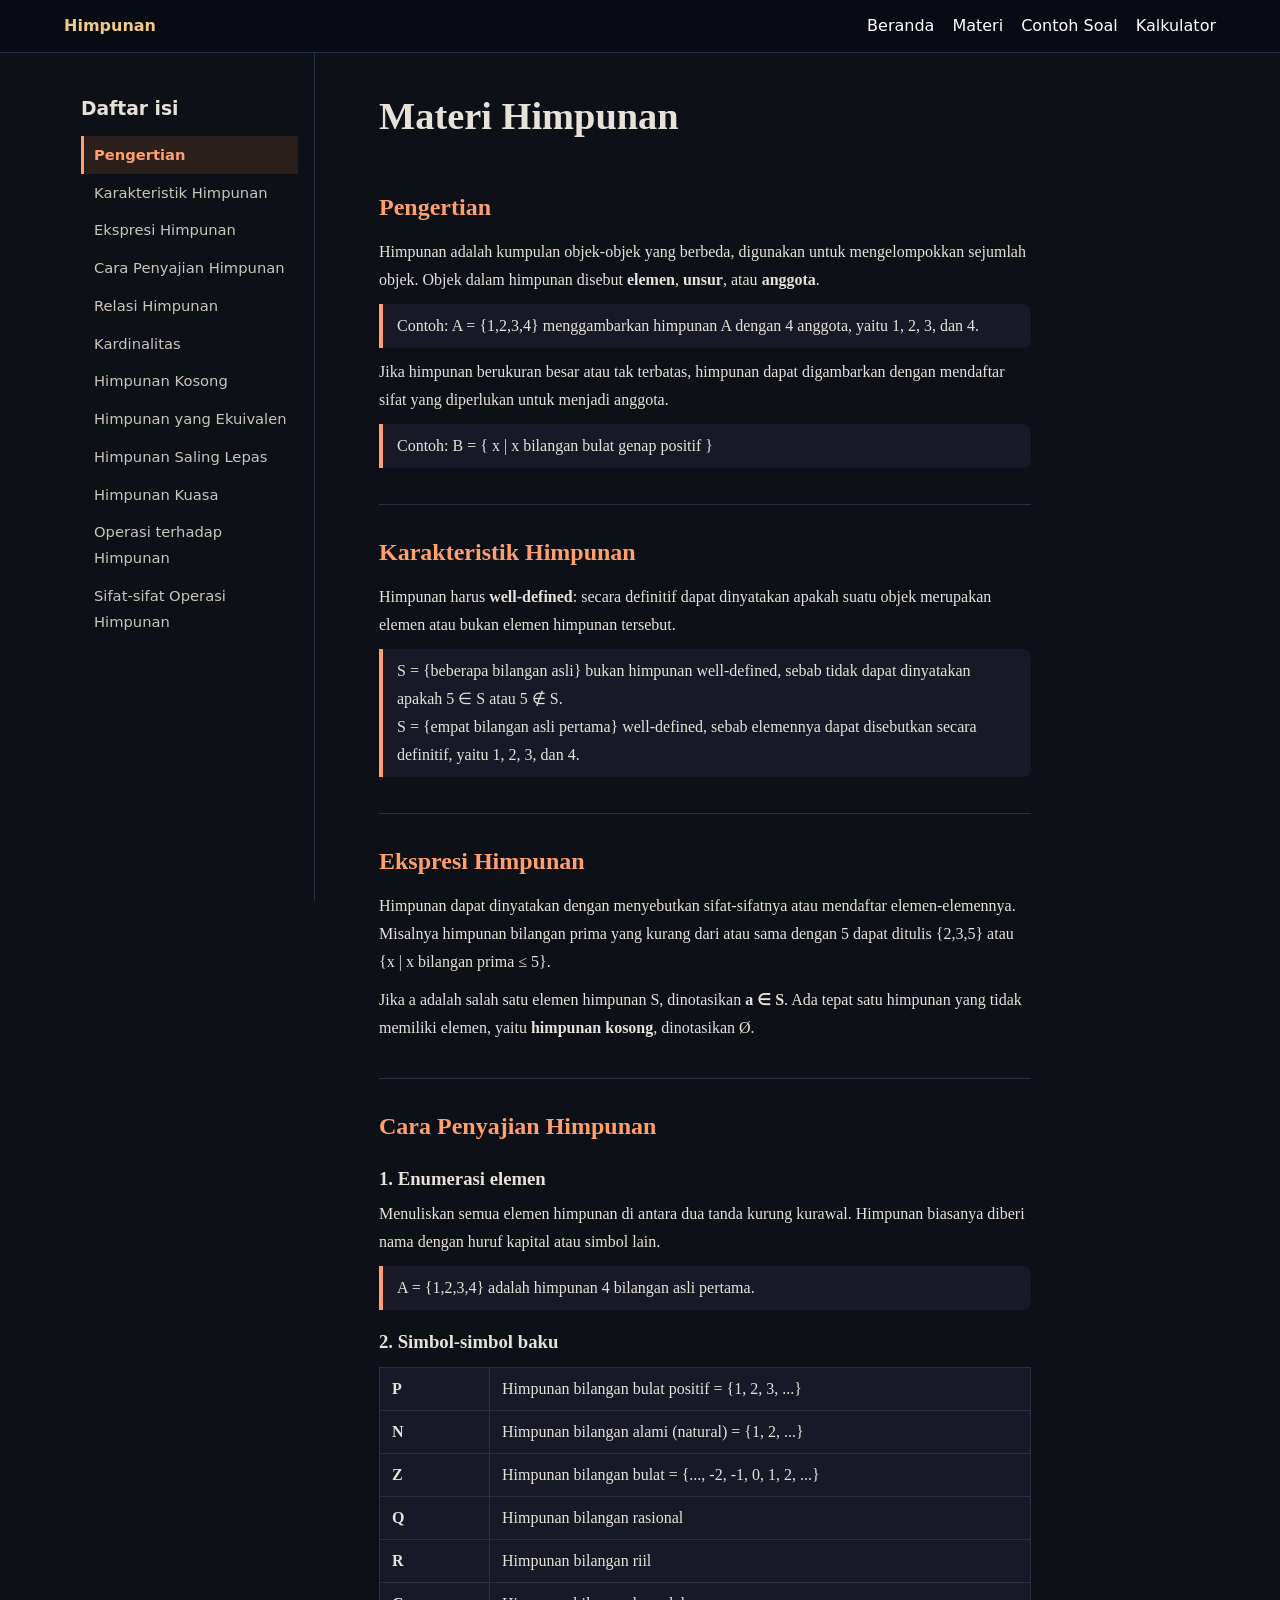
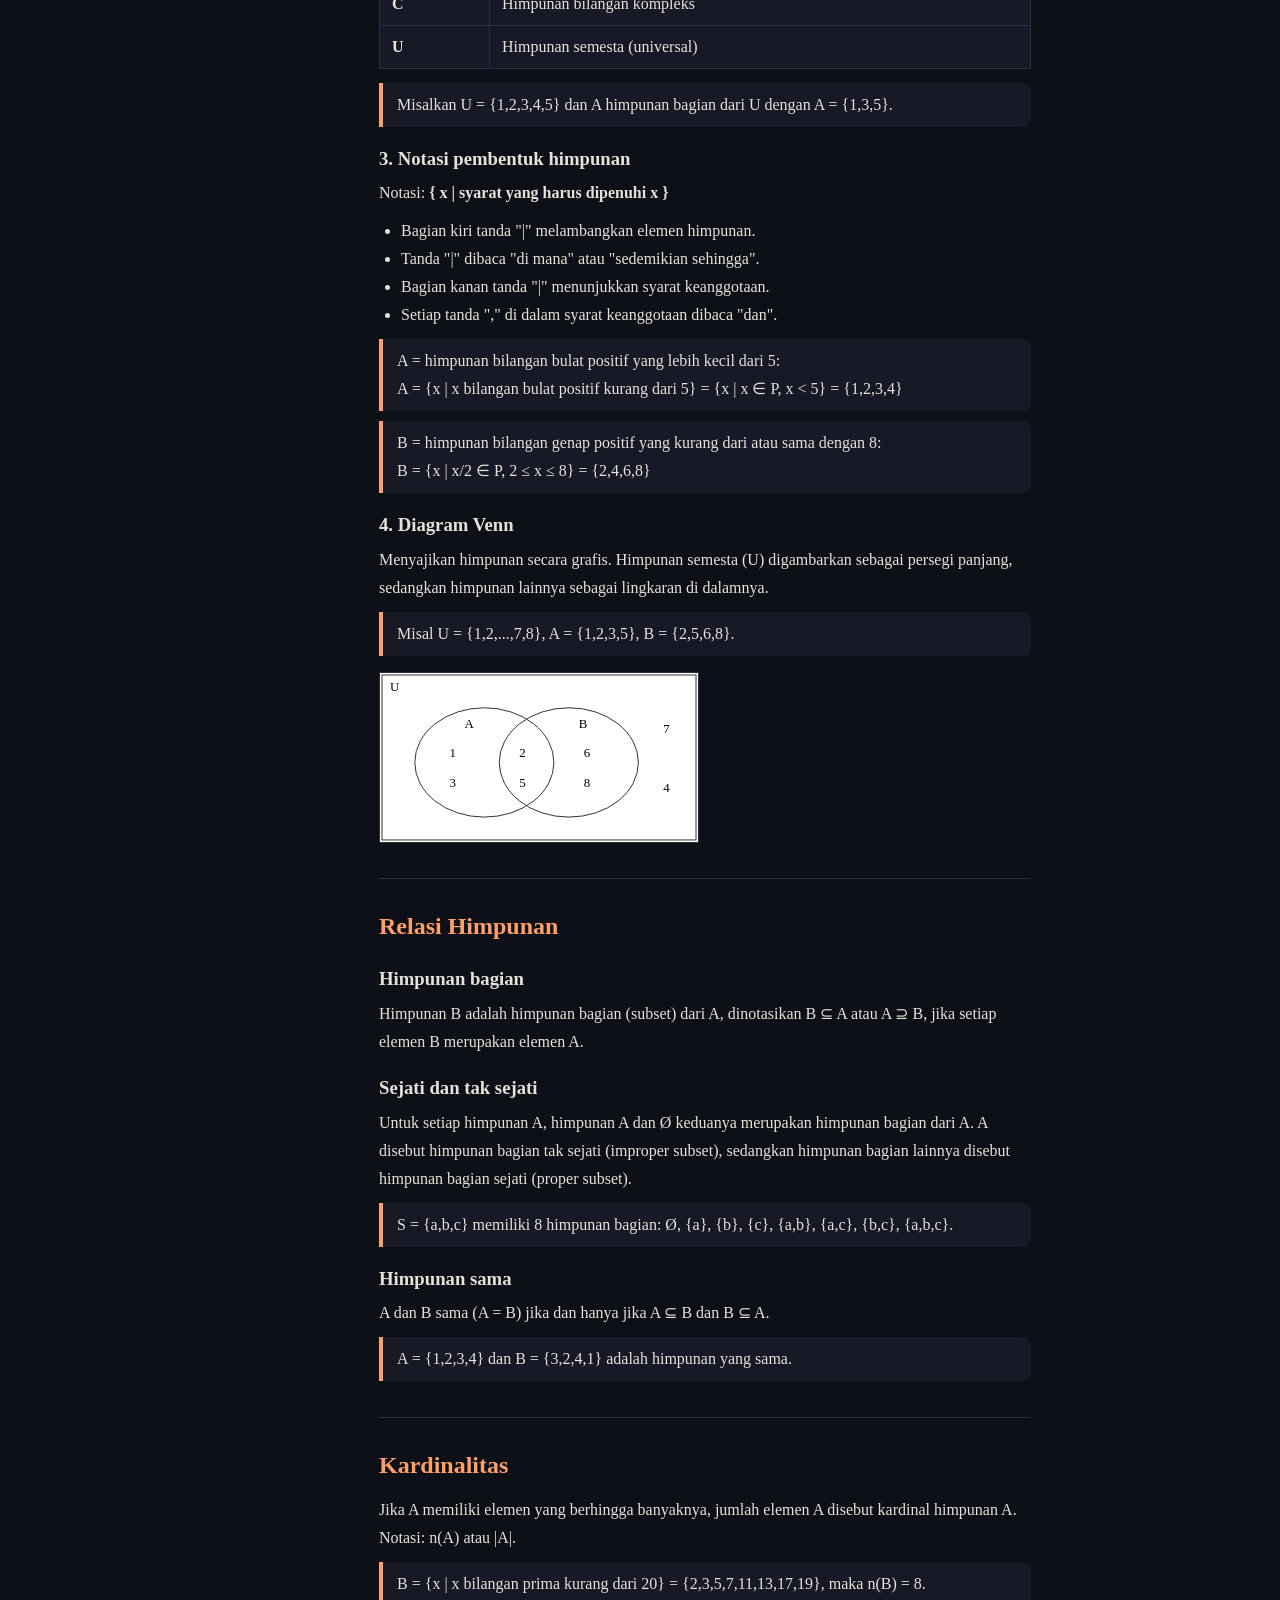
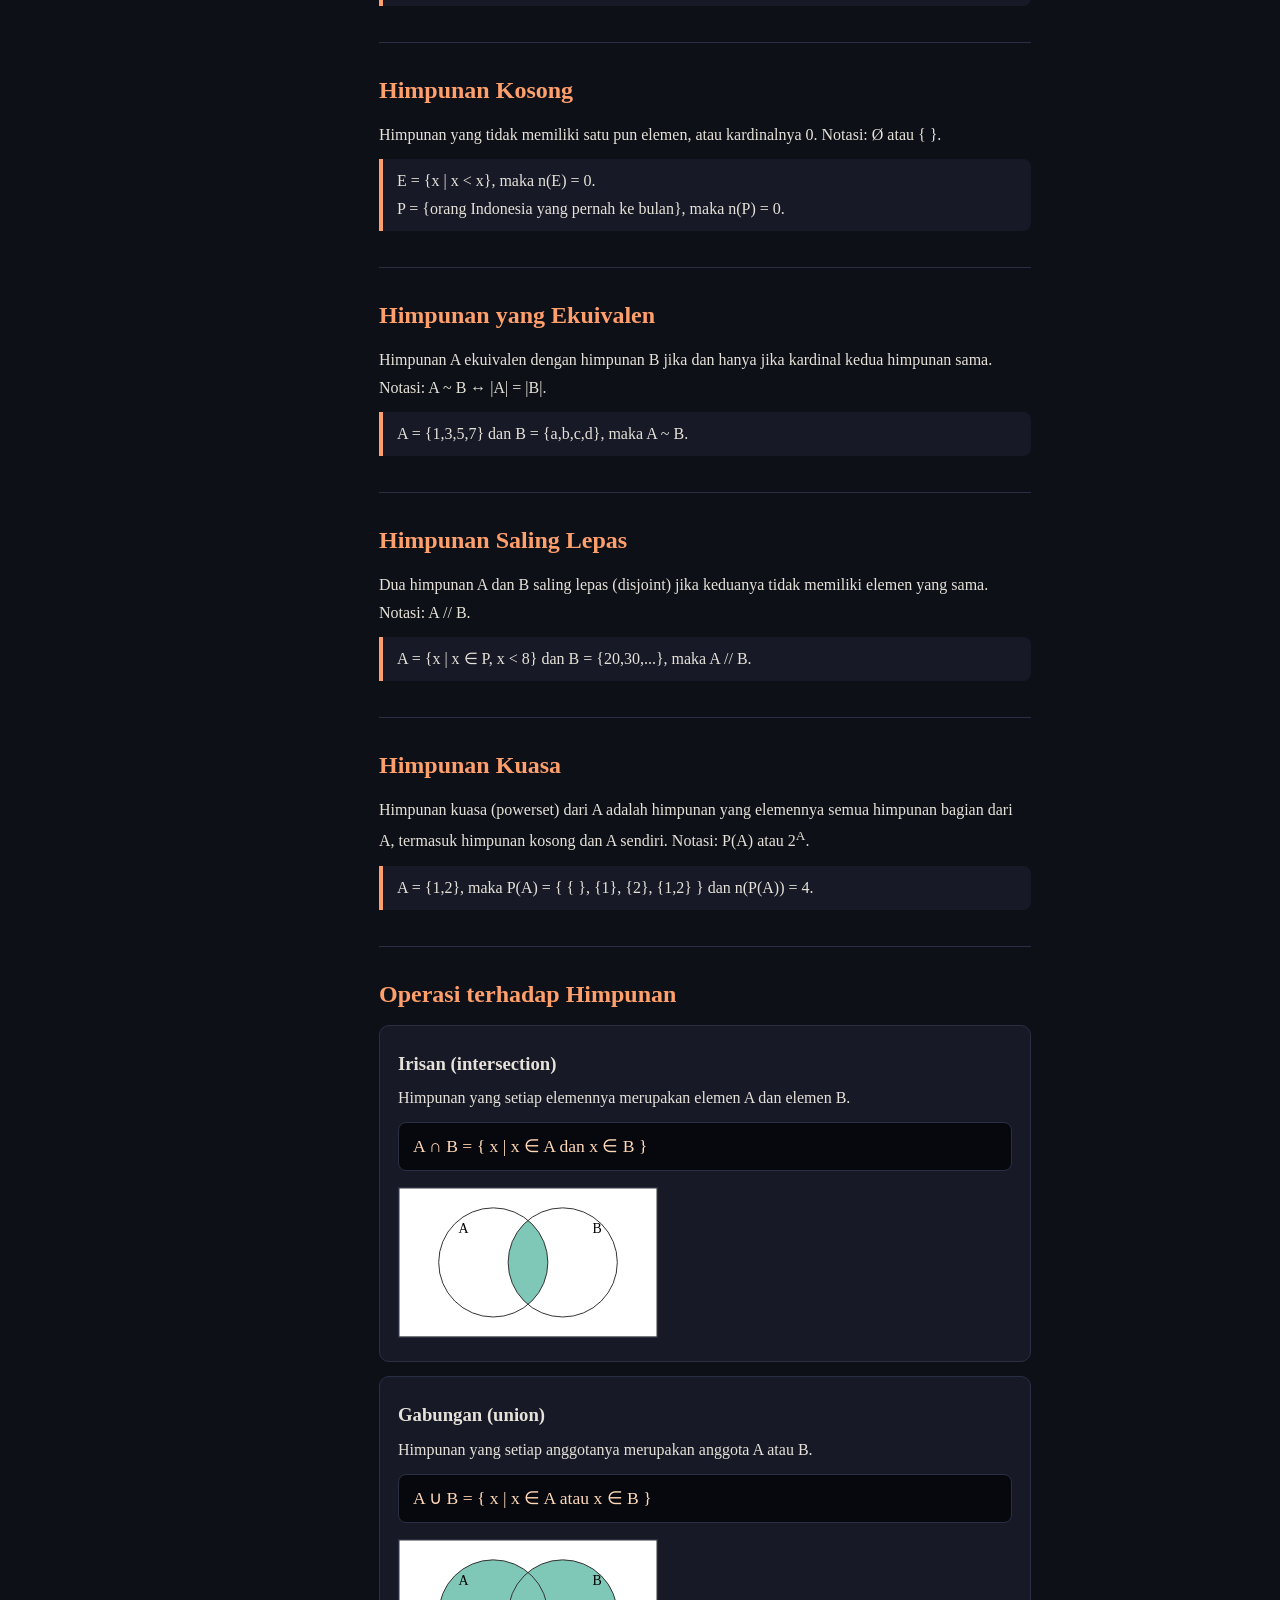
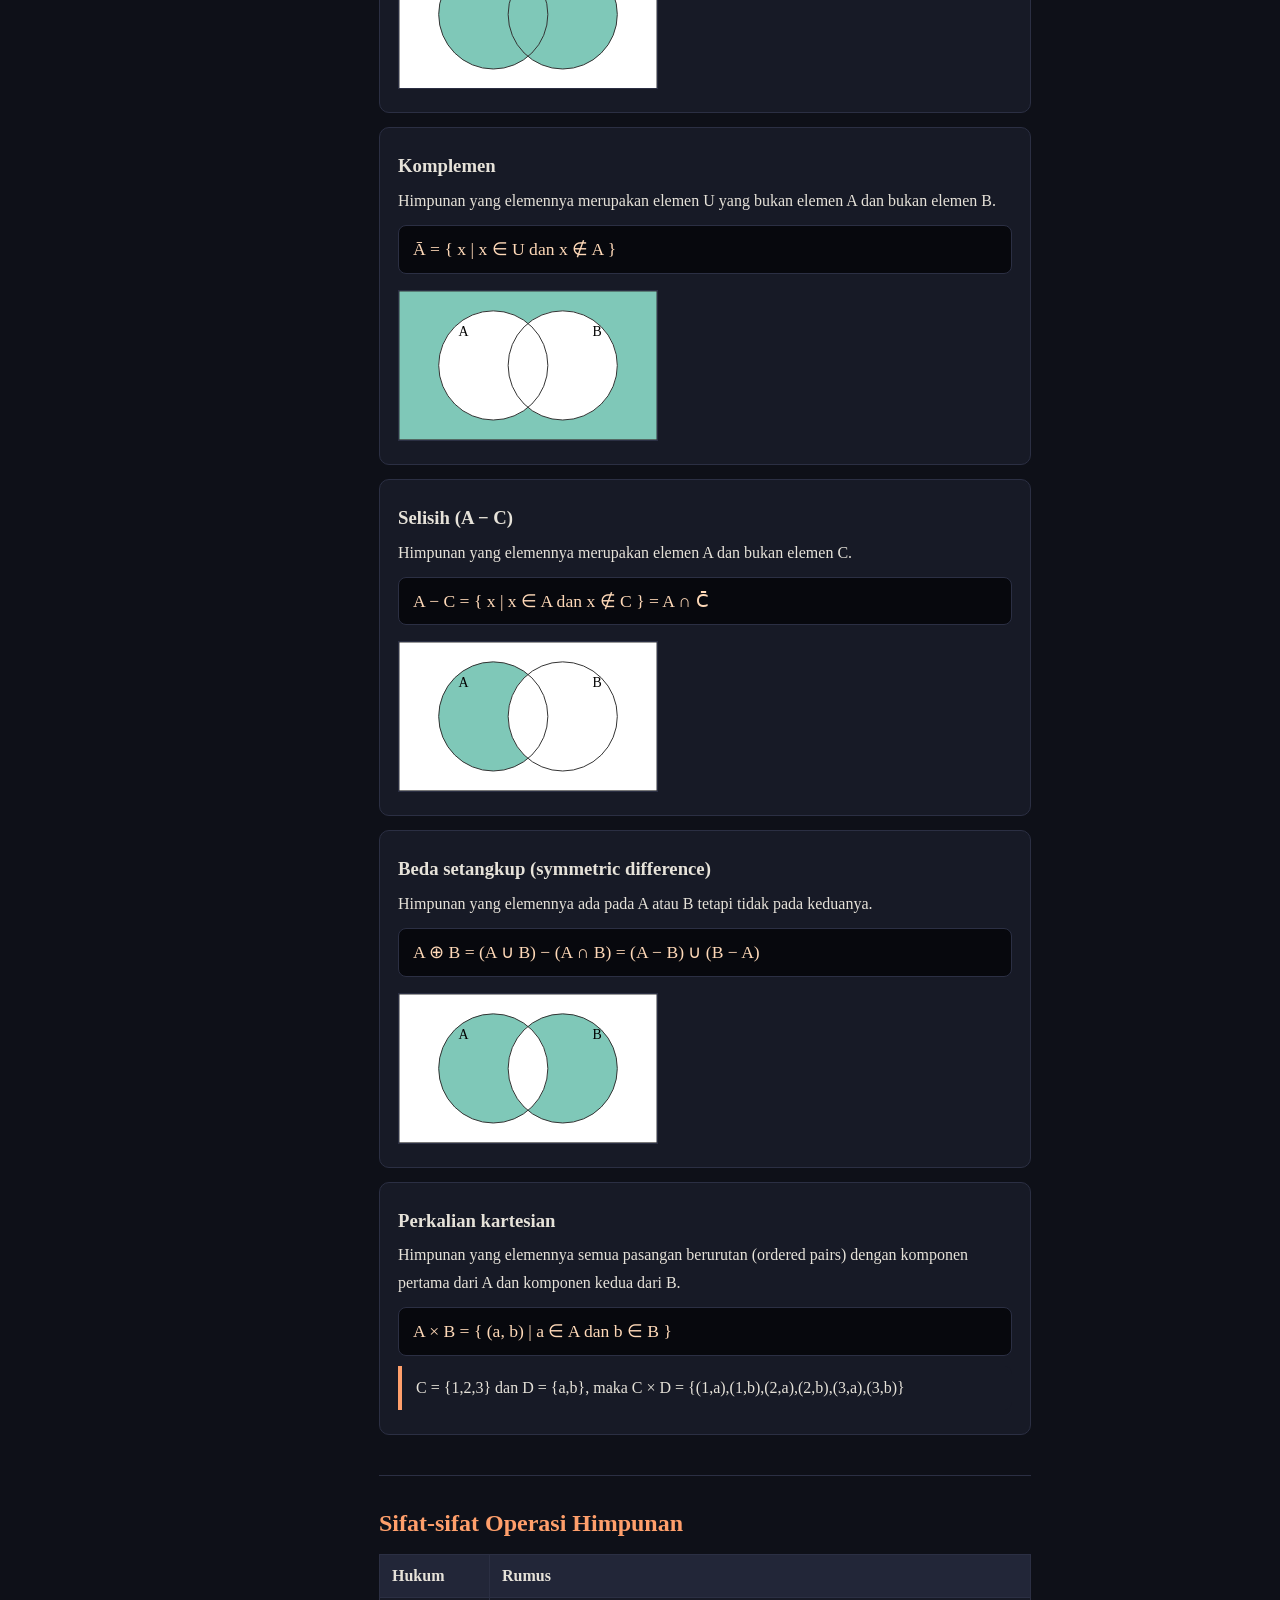
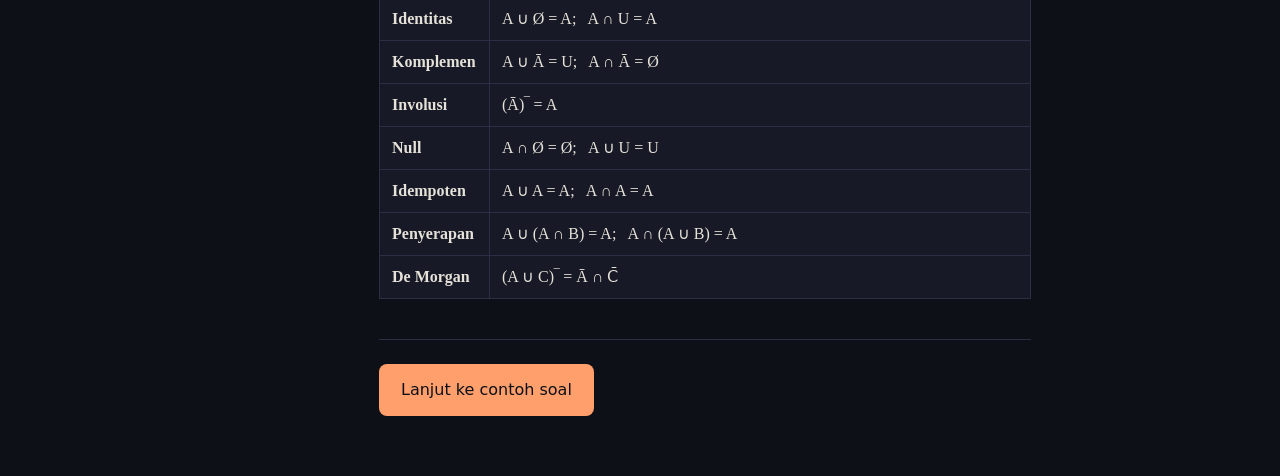
<file: materi.html>
<!DOCTYPE html>
<html lang="id"><head><meta charset="UTF-8"><meta name="viewport" content="width=device-width,initial-scale=1">
<title>Materi Himpunan</title><link rel="stylesheet" href="materi.css"></head><body>
<nav class="nav"><a class="brand" href="index.html">Himpunan</a><div><a href="index.html">Beranda</a><a href="materi.html">Materi</a><a href="soal.html">Contoh Soal</a><a href="kalkulator.html">Kalkulator</a></div></nav>
<div class="layout">
<aside class="side"><h3>Daftar isi</h3><ul id="menu"></ul></aside>
<article class="doc">
<h1>Materi Himpunan</h1>

<section id="pengertian"><h2>Pengertian</h2>
<p>Himpunan adalah kumpulan objek-objek yang berbeda, digunakan untuk mengelompokkan sejumlah objek. Objek dalam himpunan disebut <b>elemen</b>, <b>unsur</b>, atau <b>anggota</b>.</p>
<p class="ex">Contoh: A = {1,2,3,4} menggambarkan himpunan A dengan 4 anggota, yaitu 1, 2, 3, dan 4.</p>
<p>Jika himpunan berukuran besar atau tak terbatas, himpunan dapat digambarkan dengan mendaftar sifat yang diperlukan untuk menjadi anggota.</p>
<p class="ex">Contoh: B = { x | x bilangan bulat genap positif }</p></section>

<section id="karakteristik"><h2>Karakteristik Himpunan</h2>
<p>Himpunan harus <b>well-defined</b>: secara definitif dapat dinyatakan apakah suatu objek merupakan elemen atau bukan elemen himpunan tersebut.</p>
<p class="ex">S = {beberapa bilangan asli} bukan himpunan well-defined, sebab tidak dapat dinyatakan apakah 5 ∈ S atau 5 ∉ S.<br>S = {empat bilangan asli pertama} well-defined, sebab elemennya dapat disebutkan secara definitif, yaitu 1, 2, 3, dan 4.</p></section>

<section id="ekspresi"><h2>Ekspresi Himpunan</h2>
<p>Himpunan dapat dinyatakan dengan menyebutkan sifat-sifatnya atau mendaftar elemen-elemennya. Misalnya himpunan bilangan prima yang kurang dari atau sama dengan 5 dapat ditulis {2,3,5} atau {x | x bilangan prima ≤ 5}.</p>
<p>Jika a adalah salah satu elemen himpunan S, dinotasikan <b>a ∈ S</b>. Ada tepat satu himpunan yang tidak memiliki elemen, yaitu <b>himpunan kosong</b>, dinotasikan Ø.</p></section>

<section id="penyajian"><h2>Cara Penyajian Himpunan</h2>
<h3>1. Enumerasi elemen</h3>
<p>Menuliskan semua elemen himpunan di antara dua tanda kurung kurawal. Himpunan biasanya diberi nama dengan huruf kapital atau simbol lain.</p>
<p class="ex">A = {1,2,3,4} adalah himpunan 4 bilangan asli pertama.</p>
<h3>2. Simbol-simbol baku</h3>
<table><tr><td>P</td><td>Himpunan bilangan bulat positif = {1, 2, 3, ...}</td></tr>
<tr><td>N</td><td>Himpunan bilangan alami (natural) = {1, 2, ...}</td></tr>
<tr><td>Z</td><td>Himpunan bilangan bulat = {..., -2, -1, 0, 1, 2, ...}</td></tr>
<tr><td>Q</td><td>Himpunan bilangan rasional</td></tr>
<tr><td>R</td><td>Himpunan bilangan riil</td></tr>
<tr><td>C</td><td>Himpunan bilangan kompleks</td></tr>
<tr><td>U</td><td>Himpunan semesta (universal)</td></tr></table>
<p class="ex">Misalkan U = {1,2,3,4,5} dan A himpunan bagian dari U dengan A = {1,3,5}.</p>
<h3>3. Notasi pembentuk himpunan</h3>
<p>Notasi: <b>{ x | syarat yang harus dipenuhi x }</b></p>
<ul><li>Bagian kiri tanda "|" melambangkan elemen himpunan.</li><li>Tanda "|" dibaca "di mana" atau "sedemikian sehingga".</li><li>Bagian kanan tanda "|" menunjukkan syarat keanggotaan.</li><li>Setiap tanda "," di dalam syarat keanggotaan dibaca "dan".</li></ul>
<p class="ex">A = himpunan bilangan bulat positif yang lebih kecil dari 5:<br>A = {x | x bilangan bulat positif kurang dari 5} = {x | x ∈ P, x &lt; 5} = {1,2,3,4}</p>
<p class="ex">B = himpunan bilangan genap positif yang kurang dari atau sama dengan 8:<br>B = {x | x/2 ∈ P, 2 ≤ x ≤ 8} = {2,4,6,8}</p>
<h3>4. Diagram Venn</h3>
<p>Menyajikan himpunan secara grafis. Himpunan semesta (U) digambarkan sebagai persegi panjang, sedangkan himpunan lainnya sebagai lingkaran di dalamnya.</p>
<p class="ex">Misal U = {1,2,...,7,8}, A = {1,2,3,5}, B = {2,5,6,8}.</p>
<div class="figs" data-v="contoh"></div></section>

<section id="relasi"><h2>Relasi Himpunan</h2>
<h3>Himpunan bagian</h3>
<p>Himpunan B adalah himpunan bagian (subset) dari A, dinotasikan B ⊆ A atau A ⊇ B, jika setiap elemen B merupakan elemen A.</p>
<h3>Sejati dan tak sejati</h3>
<p>Untuk setiap himpunan A, himpunan A dan Ø keduanya merupakan himpunan bagian dari A. A disebut himpunan bagian tak sejati (improper subset), sedangkan himpunan bagian lainnya disebut himpunan bagian sejati (proper subset).</p>
<p class="ex">S = {a,b,c} memiliki 8 himpunan bagian: Ø, {a}, {b}, {c}, {a,b}, {a,c}, {b,c}, {a,b,c}.</p>
<h3>Himpunan sama</h3>
<p>A dan B sama (A = B) jika dan hanya jika A ⊆ B dan B ⊆ A.</p>
<p class="ex">A = {1,2,3,4} dan B = {3,2,4,1} adalah himpunan yang sama.</p></section>

<section id="kardinalitas"><h2>Kardinalitas</h2>
<p>Jika A memiliki elemen yang berhingga banyaknya, jumlah elemen A disebut kardinal himpunan A. Notasi: n(A) atau |A|.</p>
<p class="ex">B = {x | x bilangan prima kurang dari 20} = {2,3,5,7,11,13,17,19}, maka n(B) = 8.</p></section>

<section id="kosong"><h2>Himpunan Kosong</h2>
<p>Himpunan yang tidak memiliki satu pun elemen, atau kardinalnya 0. Notasi: Ø atau { }.</p>
<p class="ex">E = {x | x &lt; x}, maka n(E) = 0.<br>P = {orang Indonesia yang pernah ke bulan}, maka n(P) = 0.</p></section>

<section id="ekuivalen"><h2>Himpunan yang Ekuivalen</h2>
<p>Himpunan A ekuivalen dengan himpunan B jika dan hanya jika kardinal kedua himpunan sama. Notasi: A ~ B ↔ |A| = |B|.</p>
<p class="ex">A = {1,3,5,7} dan B = {a,b,c,d}, maka A ~ B.</p></section>

<section id="lepas"><h2>Himpunan Saling Lepas</h2>
<p>Dua himpunan A dan B saling lepas (disjoint) jika keduanya tidak memiliki elemen yang sama. Notasi: A // B.</p>
<p class="ex">A = {x | x ∈ P, x &lt; 8} dan B = {20,30,...}, maka A // B.</p></section>

<section id="kuasa"><h2>Himpunan Kuasa</h2>
<p>Himpunan kuasa (powerset) dari A adalah himpunan yang elemennya semua himpunan bagian dari A, termasuk himpunan kosong dan A sendiri. Notasi: P(A) atau 2<sup>A</sup>.</p>
<p class="ex">A = {1,2}, maka P(A) = { { }, {1}, {2}, {1,2} } dan n(P(A)) = 4.</p></section>

<section id="operasi"><h2>Operasi terhadap Himpunan</h2>
<div class="op"><h3>Irisan (intersection)</h3><p>Himpunan yang setiap elemennya merupakan elemen A dan elemen B.</p><p class="f">A ∩ B = { x | x ∈ A dan x ∈ B }</p><div class="figs" data-v="inter"></div></div>
<div class="op"><h3>Gabungan (union)</h3><p>Himpunan yang setiap anggotanya merupakan anggota A atau B.</p><p class="f">A ∪ B = { x | x ∈ A atau x ∈ B }</p><div class="figs" data-v="union"></div></div>
<div class="op"><h3>Komplemen</h3><p>Himpunan yang elemennya merupakan elemen U yang bukan elemen A dan bukan elemen B.</p><p class="f">Ā = { x | x ∈ U dan x ∉ A }</p><div class="figs" data-v="komp"></div></div>
<div class="op"><h3>Selisih (A − C)</h3><p>Himpunan yang elemennya merupakan elemen A dan bukan elemen C.</p><p class="f">A − C = { x | x ∈ A dan x ∉ C } = A ∩ C̄</p><div class="figs" data-v="diff"></div></div>
<div class="op"><h3>Beda setangkup (symmetric difference)</h3><p>Himpunan yang elemennya ada pada A atau B tetapi tidak pada keduanya.</p><p class="f">A ⊕ B = (A ∪ B) − (A ∩ B) = (A − B) ∪ (B − A)</p><div class="figs" data-v="sym"></div></div>
<div class="op"><h3>Perkalian kartesian</h3><p>Himpunan yang elemennya semua pasangan berurutan (ordered pairs) dengan komponen pertama dari A dan komponen kedua dari B.</p><p class="f">A × B = { (a, b) | a ∈ A dan b ∈ B }</p><p class="ex">C = {1,2,3} dan D = {a,b}, maka C × D = {(1,a),(1,b),(2,a),(2,b),(3,a),(3,b)}</p></div></section>

<section id="sifat"><h2>Sifat-sifat Operasi Himpunan</h2>
<table class="law"><tr><th>Hukum</th><th>Rumus</th></tr>
<tr><td>Identitas</td><td>A ∪ Ø = A; &nbsp; A ∩ U = A</td></tr>
<tr><td>Komplemen</td><td>A ∪ Ā = U; &nbsp; A ∩ Ā = Ø</td></tr>
<tr><td>Involusi</td><td>(Ā)‾ = A</td></tr>
<tr><td>Null</td><td>A ∩ Ø = Ø; &nbsp; A ∪ U = U</td></tr>
<tr><td>Idempoten</td><td>A ∪ A = A; &nbsp; A ∩ A = A</td></tr>
<tr><td>Penyerapan</td><td>A ∪ (A ∩ B) = A; &nbsp; A ∩ (A ∪ B) = A</td></tr>
<tr><td>De Morgan</td><td>(A ∪ C)‾ = Ā ∩ C̄</td></tr></table></section>

<a class="next" href="soal.html">Lanjut ke contoh soal</a>
</article></div>
<script src="materi.js"></script></body></html>
</file>
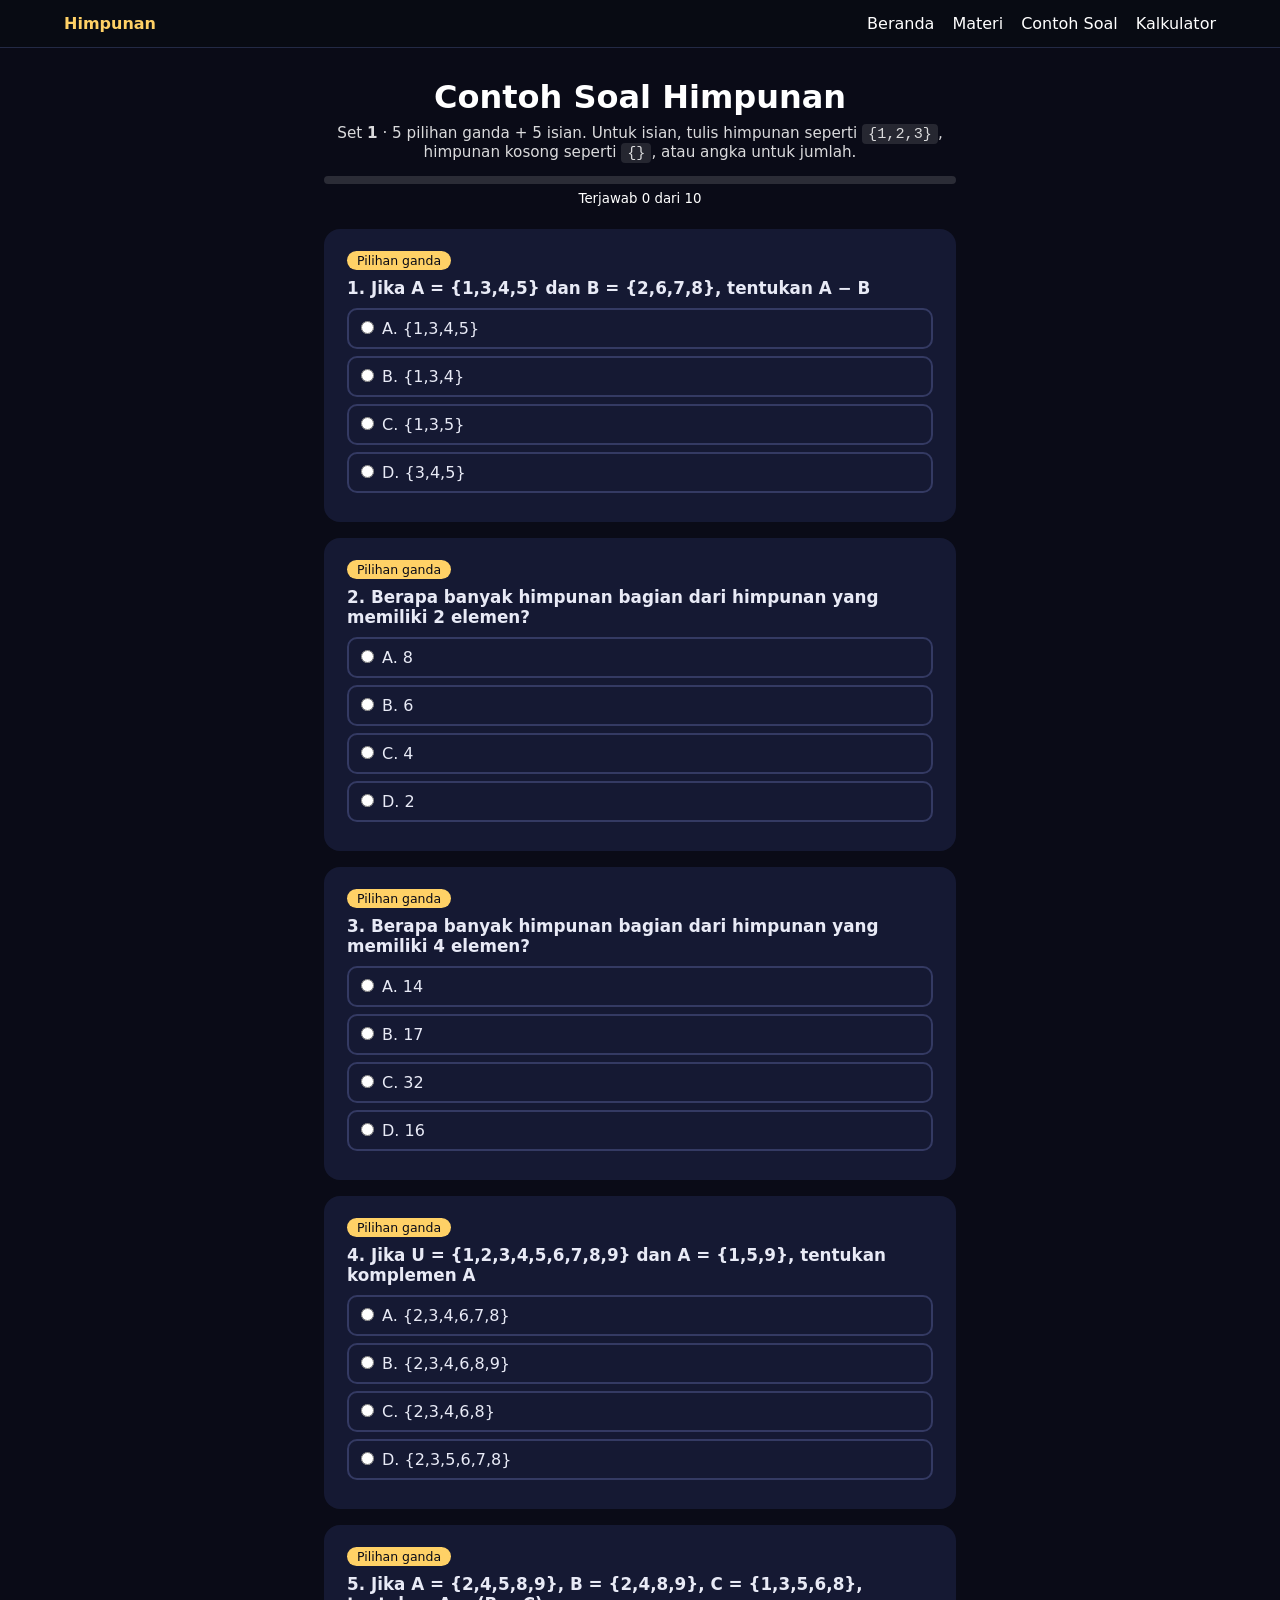
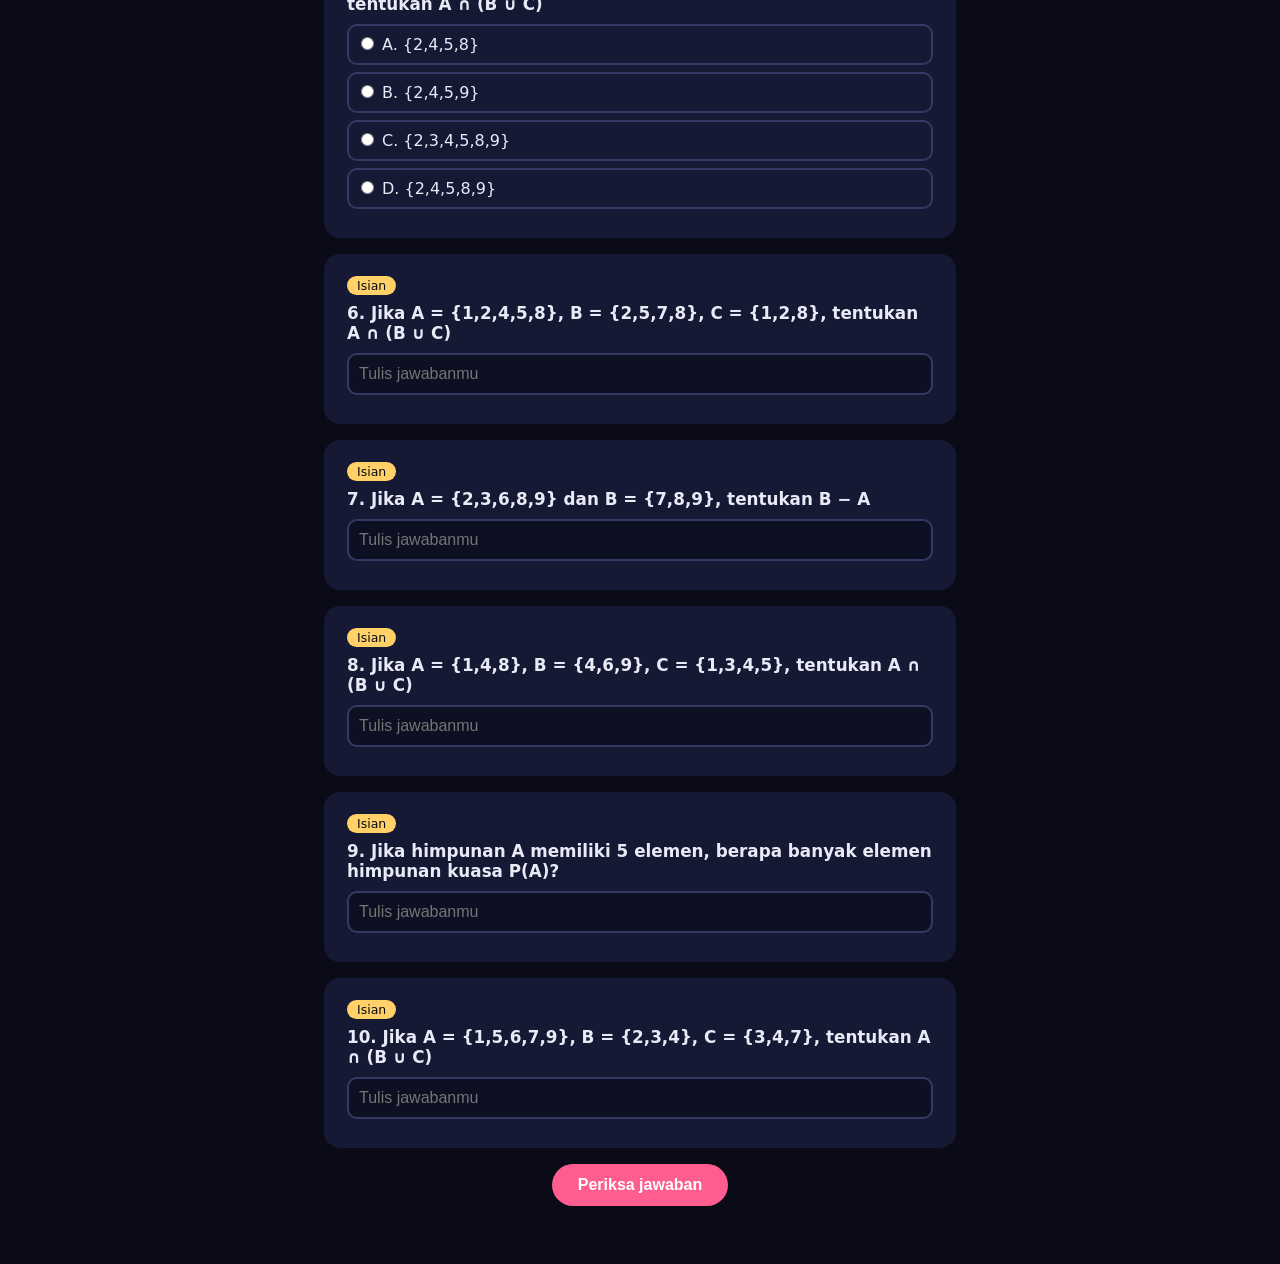
<file: soal.html>
<!DOCTYPE html>
<html lang="id"><head><meta charset="UTF-8"><meta name="viewport" content="width=device-width,initial-scale=1">
<title>Contoh Soal Himpunan</title><link rel="stylesheet" href="soal.css"></head><body>
<nav class="nav"><a class="brand" href="index.html">Himpunan</a><div><a href="index.html">Beranda</a><a href="materi.html">Materi</a><a href="soal.html">Contoh Soal</a><a href="kalkulator.html">Kalkulator</a></div></nav>
<main class="stage">
  <div class="head"><h1>Contoh Soal Himpunan</h1>
  <p>Set <b id="setNo">1</b> &middot; 5 pilihan ganda + 5 isian. Untuk isian, tulis himpunan seperti <code>{1,2,3}</code>, himpunan kosong seperti <code>{}</code>, atau angka untuk jumlah.</p>
  <div class="bar"><div id="fill"></div></div><small id="prog">Terjawab 0 dari 10</small></div>
  <form id="quiz"></form>
  <div class="actions"><button id="cek" class="btn">Periksa jawaban</button><button id="baru" class="btn alt" hidden>Buat 10 soal baru</button></div>
  <div id="hasil" class="hasil" hidden></div>
</main>
<script src="soal.js"></script></body></html>
</file>
<file: style.css>
:root{--ink:#10304a;--teal:#0a7a6f;--sun:#f2b134;--paper:#f6fbf9;--line:#cfe3dd}
*{box-sizing:border-box;margin:0}
body{font-family:Georgia,"Times New Roman",serif;background:var(--paper);color:var(--ink);line-height:1.6}
.nav{display:flex;justify-content:space-between;align-items:center;padding:14px 6vw;background:var(--ink);flex-wrap:wrap;gap:8px}
.nav a{color:#fff;text-decoration:none;margin-left:20px;font-family:system-ui,sans-serif}
.nav .brand{font-weight:700;font-size:1.2rem;margin:0;color:var(--sun)}
.nav a:hover{text-decoration:underline}
.hero{display:flex;align-items:center;justify-content:center;gap:6vw;padding:8vh 6vw;flex-wrap:wrap;background:linear-gradient(135deg,#e3f4ef,#fff)}
.venn{position:relative;width:300px;height:200px}
.c{position:absolute;top:0;width:190px;height:190px;border-radius:50%;display:flex;align-items:center;font:700 2rem system-ui;color:var(--ink);mix-blend-mode:multiply}
.a{left:0;background:#7fd3c4;padding-left:35px}.b{right:0;background:#f7d27a;justify-content:flex-end;padding-right:35px}
.hero-text{max-width:460px}
.tag{font-family:system-ui;color:var(--teal);font-weight:600}
h1{font-size:clamp(3rem,9vw,5.5rem);line-height:1}
.lead{margin:14px 0;font-size:1.15rem}.by{margin-bottom:22px}
.btn{display:inline-block;background:var(--teal);color:#fff;padding:12px 26px;border-radius:30px;text-decoration:none;font-family:system-ui;font-weight:600}
.btn:hover{background:var(--ink)}.btn.alt{background:var(--sun);color:var(--ink)}
.wrap{max-width:900px;margin:auto;padding:40px 6vw}
h2{margin-bottom:16px}
.toc{display:grid;grid-template-columns:repeat(auto-fit,minmax(250px,1fr));gap:10px;padding-left:0;list-style:none;counter-reset:n}
.toc li{counter-increment:n;background:#fff;border:1px solid var(--line);border-left:5px solid var(--teal);padding:10px 14px}
.toc li::before{content:counter(n)". ";font-weight:700;color:var(--teal)}
.toc a{color:var(--ink);text-decoration:none}.toc a:hover{text-decoration:underline}
.cta{margin-top:40px;background:var(--ink);color:#fff;padding:28px;border-radius:14px}.cta p{margin-bottom:16px}
footer{text-align:center;padding:24px;font-family:system-ui;font-size:.9rem;color:#567}
@media(prefers-reduced-motion:no-preference){.hero-text{animation:in .8s both}@keyframes in{from{opacity:0;transform:translateY(14px)}}}

/* ===== Tema gelap ===== */
body{background:#0b0e17}.nav{background:#080b13!important;border-bottom:1px solid #232a45}
body{--ink:#e8eaf6;--paper:#0b0e17;--line:#2a3050;--teal:#3dd6c0;background:#0b0e17;color:#e8eaf6}
.hero{background:linear-gradient(135deg,#121a33,#0b0e17 70%)}
.c{mix-blend-mode:screen;color:#fff}.a{background:#1f9e8c}.b{background:#b8861a}
h1{color:#fff}.tag{color:#3dd6c0}
.btn{color:#0b0e17}.btn:hover{background:#7cebdc}
.toc li{background:#141a30;border-color:#2a3050;border-left-color:#3dd6c0}
.toc a{color:#e8eaf6}.toc li::before{color:#3dd6c0}
.cta{background:#141a30;border:1px solid #2a3050;color:#e8eaf6}
footer{color:#8a93b8}
</file>
<file: kalkulator.css>
*{box-sizing:border-box;margin:0}
:root{--bg:#0b0e17;--panel:#141a30;--ink:#e8eaf6;--muted:#aab2d2;--line:#2a3050;--teal:#3dd6c0;--sun:#ffd166;--pink:#ff5d8f}
body{font-family:system-ui,sans-serif;background:var(--bg);color:var(--ink);min-height:100vh}
.nav{display:flex;justify-content:space-between;align-items:center;gap:10px;flex-wrap:wrap;padding:14px 5vw;background:#080b13;border-bottom:1px solid #232a45}
.nav a{color:#fff;text-decoration:none;margin-left:18px;font-size:.95rem}
.nav a:hover{text-decoration:underline}
.nav .brand{margin:0;font-weight:800;color:var(--sun);font-size:1.15rem}
.nav a[aria-current=page]{color:var(--teal);font-weight:700}
.stage{width:min(820px,100%);margin:auto;padding:38px 5vw 60px}
.head{text-align:center;margin-bottom:26px}
.tag{color:var(--teal);font-weight:700;letter-spacing:.08em;text-transform:uppercase;font-size:.78rem}
.head h1{font-size:clamp(2rem,6vw,2.8rem);margin:8px 0}
.head p:last-child{color:var(--muted);line-height:1.6}
.panel{background:var(--panel);border:1px solid var(--line);border-radius:18px;padding:24px}
.fields{display:grid;grid-template-columns:1fr 1fr;gap:16px}
label{display:block;font-weight:650;font-size:.95rem}
label input,select{display:block;width:100%;margin-top:8px;padding:12px 13px;border:1px solid #3a4268;border-radius:10px;background:#0d1022;color:var(--ink);font:inherit;min-width:0}
label input:focus,select:focus{outline:2px solid var(--teal);outline-offset:2px}
small{display:block;color:var(--muted);font-weight:400;font-size:.78rem;margin-top:6px;line-height:1.4}
.universe{grid-column:1/-1}
.operation-label{margin-top:22px}
select{cursor:pointer}
.btn{display:block;width:100%;border:0;border-radius:10px;background:var(--teal);color:#071b1b;font-weight:800;font-size:1rem;padding:13px 18px;margin-top:18px;cursor:pointer}
.btn:hover{filter:brightness(1.08)}
.btn:focus-visible,.back:focus-visible,.nav a:focus-visible{outline:3px solid var(--sun);outline-offset:3px}
.error{color:#ff9a9e;background:#3a1824;border:1px solid #7d3448;padding:11px 13px;border-radius:9px;margin-top:14px}
.result{margin-top:20px;padding:18px;border:1px solid #267c70;background:#102b2b;border-radius:12px}
.result-title{color:var(--teal);font-size:.8rem;text-transform:uppercase;font-weight:800;letter-spacing:.08em}
.result h2{font-size:1.15rem;margin:6px 0 12px}
.result-value{font-family:ui-monospace,monospace;font-size:1.12rem;line-height:1.7;overflow-wrap:anywhere;color:#fff}
.result-info{color:#c1d8d5;font-size:.88rem;margin-top:8px}
.note{color:var(--muted);font-size:.85rem;line-height:1.6;margin:18px 2px}
.back{display:inline-block;color:var(--teal);text-decoration:none;font-weight:650}
.back:hover{text-decoration:underline}
@media(max-width:600px){.nav{align-items:flex-start}.nav div{display:flex;flex-wrap:wrap;gap:8px 14px}.nav a{margin:0}.stage{padding-top:28px}.panel{padding:18px}.fields{grid-template-columns:1fr}}
</file>
<file: materi.css>
:root{--bg:#fffaf0;--ink:#2b2118;--rust:#a8431f;--card:#fff;--line:#e6d9c3}
*{box-sizing:border-box;margin:0}html{scroll-behavior:smooth}
body{font-family:Georgia,serif;background:var(--bg);color:var(--ink);line-height:1.75}
.nav{display:flex;justify-content:space-between;align-items:center;padding:12px 5vw;background:var(--ink);flex-wrap:wrap;gap:8px;position:sticky;top:0;z-index:5}
.nav a{color:#fff;text-decoration:none;margin-left:18px;font-family:system-ui,sans-serif}
.nav .brand{margin:0;font-weight:700;color:#f0c987}
.layout{display:grid;grid-template-columns:250px 1fr;max-width:1150px;margin:auto}
.side{position:sticky;top:52px;align-self:start;height:calc(100vh - 52px);overflow:auto;padding:24px 16px;border-right:1px solid var(--line);font-family:system-ui,sans-serif}
.side h3{margin-bottom:10px}.side ul{list-style:none;padding:0}
.side a{display:block;padding:6px 10px;color:var(--ink);text-decoration:none;border-left:3px solid transparent;font-size:.92rem}
.side a.on{border-color:var(--rust);color:var(--rust);font-weight:700;background:#fbeee4}
.doc{padding:30px 5vw 60px;max-width:780px}
h1{font-size:2.4rem;margin-bottom:10px}
section{padding:26px 0;border-bottom:1px solid var(--line);scroll-margin-top:60px}
h2{color:var(--rust);margin-bottom:10px}h3{margin:16px 0 4px}
p{margin-bottom:10px}ul{padding-left:22px;margin-bottom:10px}
.ex{background:var(--card);border-left:4px solid #e0a15b;padding:8px 14px;border-radius:0 8px 8px 0}
.f{font-family:"Cambria Math",Georgia,serif;font-size:1.1rem;background:#2b2118;color:#fff3dc;padding:8px 14px;border-radius:8px}
table{border-collapse:collapse;width:100%;margin:8px 0 14px;background:var(--card)}
td,th{border:1px solid var(--line);padding:7px 12px;text-align:left}td:first-child{font-weight:700;width:110px}
th{background:#f4e6cf}
.op{background:var(--card);border:1px solid var(--line);border-radius:10px;padding:6px 18px 14px;margin-bottom:14px}
.figs svg{max-width:100%;height:auto;border:1px solid var(--line);background:#fff;margin:6px 8px 0 0}
.next{display:inline-block;margin-top:24px;background:var(--rust);color:#fff;padding:12px 22px;border-radius:8px;text-decoration:none;font-family:system-ui}
@media(max-width:800px){.layout{grid-template-columns:1fr}.side{display:none}}

/* ===== Tema gelap ===== */
body{background:#0b0e17}.nav{background:#080b13!important;border-bottom:1px solid #232a45}
body{--bg:#0e1018;--ink:#e6e2d9;--rust:#ff9f6b;--card:#171a26;--line:#2b2f43;background:#0e1018;color:#e6e2d9}
.side a.on{background:#2a1f1a}.side a{color:#c9c5bb}
.ex{background:#171a26;border-left-color:#ff9f6b}
.f{background:#07080d;color:#ffd9b8;border:1px solid #2b2f43}
th{background:#222638}.next{color:#0e1018;background:#ff9f6b}
.figs svg{border-color:#2b2f43}
</file>
<file: soal.css>
:root{--bg:#1c1b3a;--card:#fff;--ink:#1c1b3a;--pink:#ff5d8f;--mint:#2ec4a0;--red:#e5484d;--yel:#ffd166}
*{box-sizing:border-box;margin:0}
body{font-family:system-ui,sans-serif;background:var(--bg);color:#fff;min-height:100vh}
.nav{display:flex;justify-content:space-between;padding:14px 5vw;flex-wrap:wrap;gap:8px;border-bottom:1px solid #ffffff22}
.nav a{color:#fff;text-decoration:none;margin-left:18px}.nav .brand{margin:0;font-weight:800;color:var(--yel)}
.stage{max-width:760px;margin:auto;padding:30px 5vw 60px}
.head{text-align:center;margin-bottom:22px}.head h1{font-size:2rem;margin-bottom:8px}
.head p{opacity:.85;font-size:.95rem}code{background:#ffffff22;padding:1px 6px;border-radius:4px}
.bar{height:8px;background:#ffffff22;border-radius:8px;margin:14px 0 4px;overflow:hidden}
#fill{height:100%;width:0;background:var(--mint);transition:width .3s}
.q{background:var(--card);color:var(--ink);border-radius:16px;padding:18px 20px;margin-bottom:16px;border:3px solid transparent}
.q .tipe{display:inline-block;font-size:.78rem;background:var(--ink);color:#fff;padding:2px 10px;border-radius:20px;margin-bottom:8px}
.q p{font-size:1.05rem;margin-bottom:10px;font-weight:600}
.opt{display:block;padding:9px 12px;border:2px solid #d9d9ee;border-radius:10px;margin-bottom:7px;cursor:pointer}
.opt:hover{border-color:var(--pink)}.opt input{margin-right:8px}
.q input[type=text]{width:100%;padding:10px;font-size:1rem;border:2px solid #d9d9ee;border-radius:10px}
.q.benar{border-color:var(--mint)}.q.salah{border-color:var(--red)}
.fb{margin-top:8px;font-size:.92rem}.benar .fb{color:#0b7a5f}.salah .fb{color:var(--red)}
.actions{display:flex;gap:12px;justify-content:center;flex-wrap:wrap}
.btn{border:0;background:var(--pink);color:#fff;padding:12px 26px;border-radius:30px;font-size:1rem;font-weight:700;cursor:pointer}
.btn.alt{background:var(--mint)}.btn:hover{filter:brightness(1.1)}
.hasil{margin-top:20px;text-align:center;background:#ffffff14;border-radius:14px;padding:18px;font-size:1.2rem}
.hasil b{font-size:2.2rem;color:var(--yel)}
button:focus-visible,input:focus-visible{outline:3px solid var(--yel)}

/* ===== Tema gelap ===== */
body{background:#0b0e17}.nav{background:#080b13!important;border-bottom:1px solid #232a45}
body{background:#0a0b17;--ink:#e8eaf6}
.q{background:#151933;color:#e8eaf6}.q .tipe{background:#ffd166;color:#0a0b17}
.opt{border-color:#343a63}.opt:hover{border-color:#ff5d8f}
.q input[type=text]{background:#0d1022;color:#fff;border-color:#343a63}
.q.benar{border-color:#2ec4a0}.q.salah{border-color:#e5484d}
.benar .fb{color:#4ee0b5}.salah .fb{color:#ff7b80}
.hasil{background:#151933}
</file>
